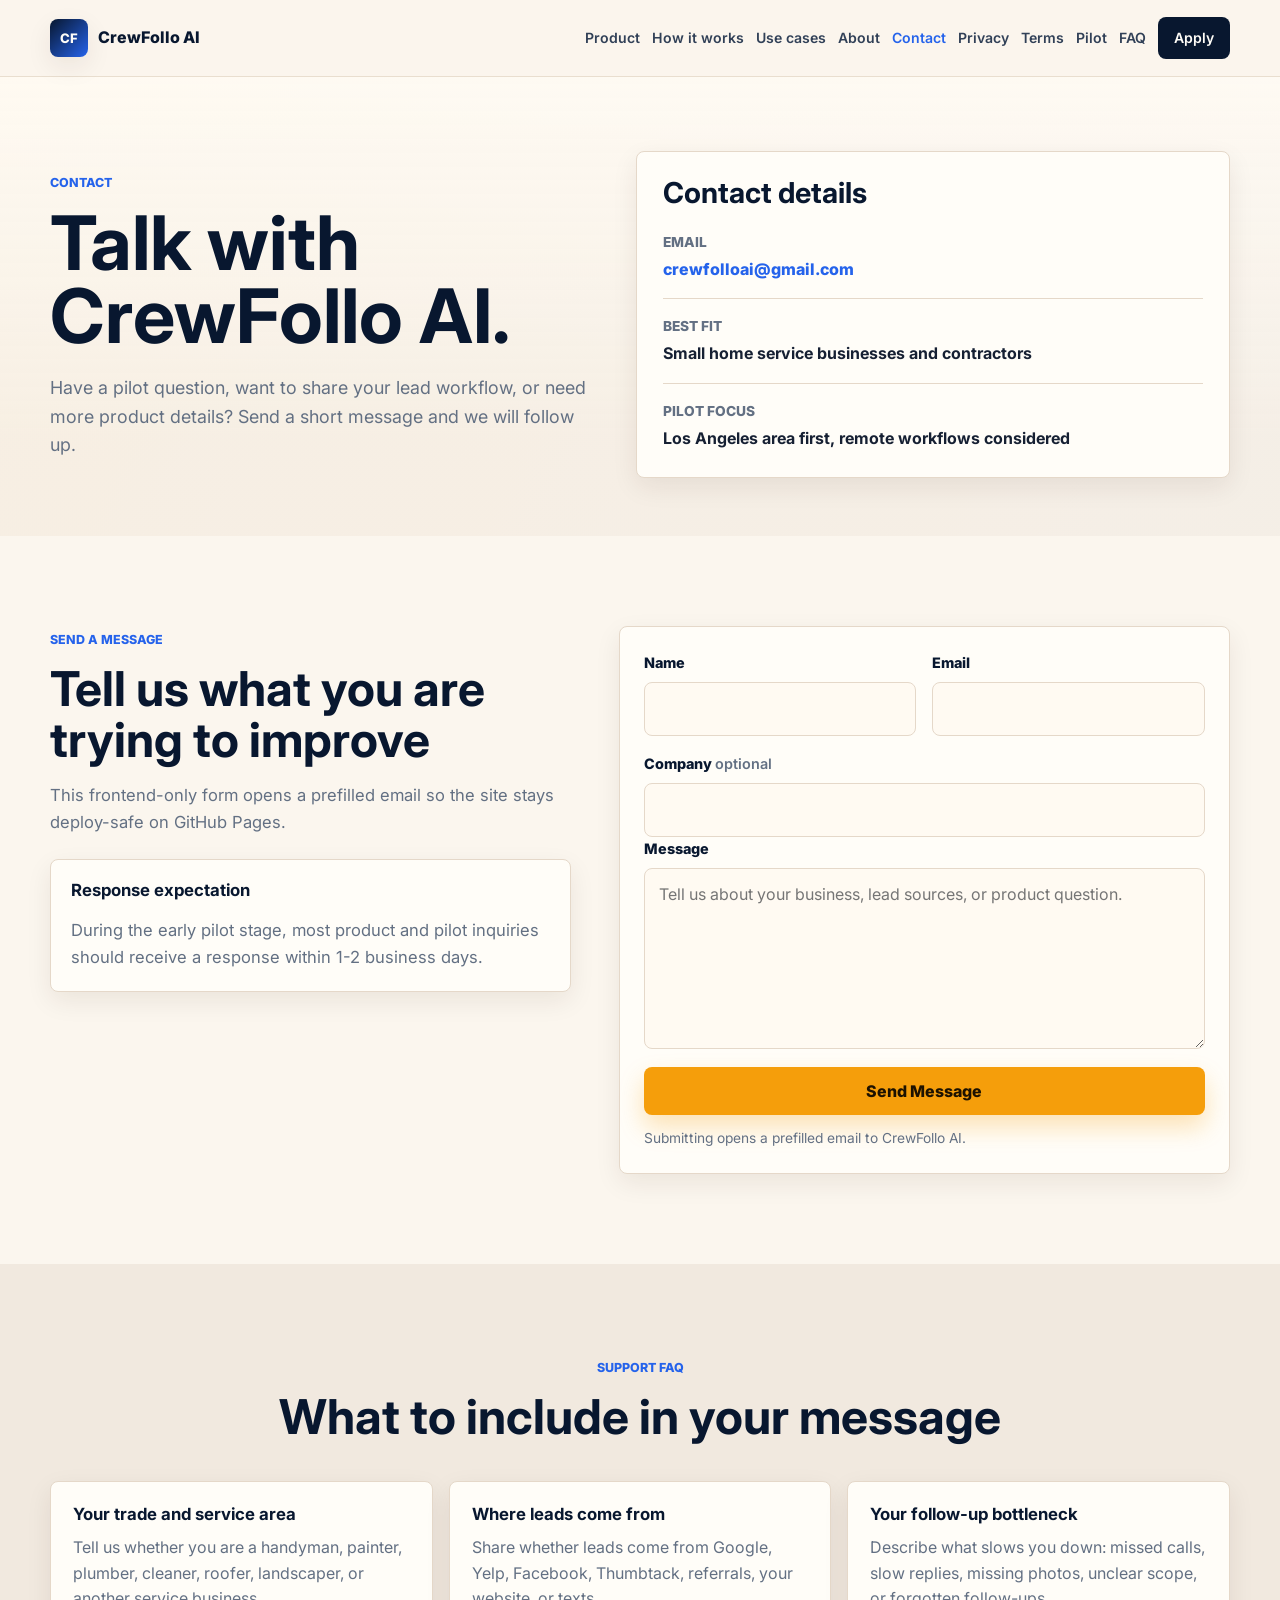
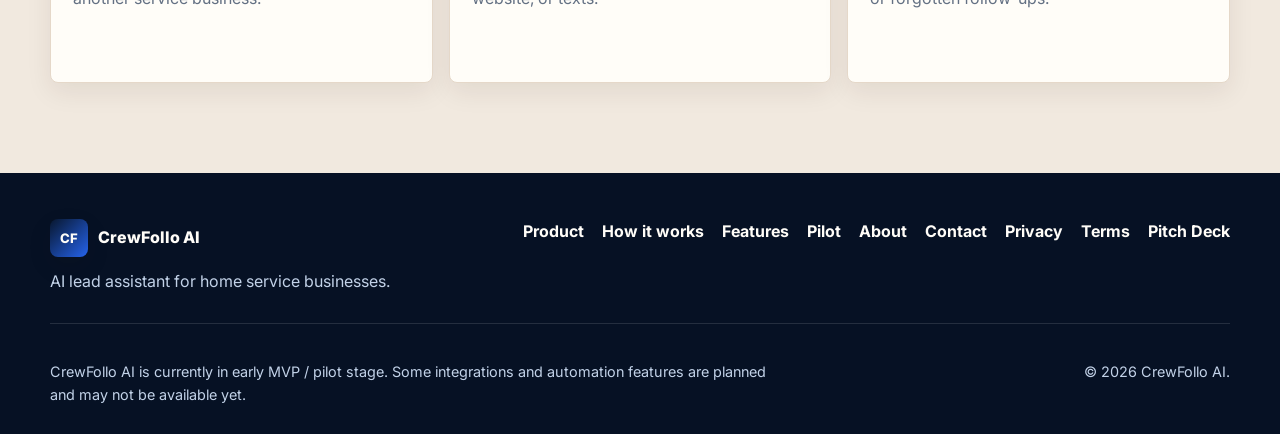
<file: contact.html>
<!doctype html>
<html lang="en">
  <head>
    <meta charset="utf-8">
    <meta name="viewport" content="width=device-width, initial-scale=1">
    <title>Contact CrewFollo AI - Early Pilot and Product Questions</title>
    <meta name="description" content="Contact CrewFollo AI for early pilot questions, product demos, partnerships, and support for home service lead follow-up workflows.">
    <meta name="theme-color" content="#08172f">
    <link rel="icon" href="favicon.svg" type="image/svg+xml">
    <link rel="preconnect" href="https://fonts.googleapis.com">
    <link rel="preconnect" href="https://fonts.gstatic.com" crossorigin>
    <link href="https://fonts.googleapis.com/css2?family=Inter:wght@400;500;600;700;800&display=swap" rel="stylesheet">
    <link rel="stylesheet" href="styles.css">
  </head>
  <body>
    <header class="site-header" id="top">
      <nav class="nav" aria-label="Primary navigation">
        <a class="brand" href="index.html#top" aria-label="CrewFollo AI home"><span class="brand-mark">CF</span><span>CrewFollo AI</span></a>
        <button class="nav-toggle" type="button" aria-label="Open navigation" aria-expanded="false" aria-controls="nav-menu"><span></span><span></span><span></span></button>
        <div class="nav-menu" id="nav-menu">
          <a href="demo.html">Product</a><a href="index.html#how-it-works">How it works</a><a href="index.html#use-cases">Use cases</a><a href="about.html">About</a><a class="nav-current" href="contact.html">Contact</a><a href="privacy.html">Privacy</a><a href="terms.html">Terms</a><a href="index.html#pilot">Pilot</a><a href="index.html#faq">FAQ</a><a class="nav-cta" href="index.html#apply">Apply</a>
        </div>
      </nav>
    </header>

    <main>
      <section class="page-hero compact">
        <div class="container page-hero-grid">
          <div>
            <p class="eyebrow">Contact</p>
            <h1><span class="title-line">Talk with</span> <span class="title-line">CrewFollo AI.</span></h1>
            <p class="page-lede">Have a pilot question, want to share your lead workflow, or need more product details? Send a short message and we will follow up.</p>
          </div>
          <div class="contact-details-card">
            <h2>Contact details</h2>
            <ul class="contact-list">
              <li><span>Email</span><a href="mailto:crewfolloai@gmail.com">crewfolloai@gmail.com</a></li>
              <li><span>Best fit</span><strong>Small home service businesses and contractors</strong></li>
              <li><span>Pilot focus</span><strong>Los Angeles area first, remote workflows considered</strong></li>
            </ul>
          </div>
        </div>
      </section>

      <section class="section apply-section">
        <div class="container apply-grid">
          <div class="section-heading">
            <p class="eyebrow">Send a message</p>
            <h2>Tell us what you are trying to improve</h2>
            <p>This frontend-only form opens a prefilled email so the site stays deploy-safe on GitHub Pages.</p>
            <div class="support-card">
              <h3>Response expectation</h3>
              <p>During the early pilot stage, most product and pilot inquiries should receive a response within 1-2 business days.</p>
            </div>
          </div>
          <form class="pilot-form" id="contact-form" action="mailto:crewfolloai@gmail.com" method="post" enctype="text/plain">
            <div class="form-grid">
              <label><span>Name</span><input type="text" name="name" autocomplete="name" required></label>
              <label><span>Email</span><input type="email" name="email" autocomplete="email" required></label>
              <label class="span-2"><span>Company <em>optional</em></span><input type="text" name="company" autocomplete="organization"></label>
            </div>
            <label><span>Message</span><textarea name="message" rows="6" placeholder="Tell us about your business, lead sources, or product question." required></textarea></label>
            <button class="button button-primary button-full" type="submit">Send Message</button>
            <p class="form-note">Submitting opens a prefilled email to CrewFollo AI.</p>
          </form>
        </div>
      </section>

      <section class="section features-section">
        <div class="container">
          <div class="section-heading centered"><p class="eyebrow">Support FAQ</p><h2>What to include in your message</h2></div>
          <div class="feature-grid three">
            <article class="feature-card"><h3>Your trade and service area</h3><p>Tell us whether you are a handyman, painter, plumber, cleaner, roofer, landscaper, or another service business.</p></article>
            <article class="feature-card"><h3>Where leads come from</h3><p>Share whether leads come from Google, Yelp, Facebook, Thumbtack, referrals, your website, or texts.</p></article>
            <article class="feature-card"><h3>Your follow-up bottleneck</h3><p>Describe what slows you down: missed calls, slow replies, missing photos, unclear scope, or forgotten follow-ups.</p></article>
          </div>
        </div>
      </section>
    </main>

    <footer class="footer">
      <div class="container footer-grid">
        <div><a class="brand footer-brand" href="index.html#top" aria-label="CrewFollo AI home"><span class="brand-mark">CF</span><span>CrewFollo AI</span></a><p>AI lead assistant for home service businesses.</p></div>
        <div class="footer-links" aria-label="Footer navigation"><a href="demo.html">Product</a><a href="index.html#how-it-works">How it works</a><a href="index.html#features">Features</a><a href="index.html#pilot">Pilot</a><a href="about.html">About</a><a href="contact.html">Contact</a><a href="privacy.html">Privacy</a><a href="terms.html">Terms</a><a href="assets/pitch-deck.pdf" download>Pitch Deck</a></div>
      </div>
      <div class="container footer-bottom"><p>CrewFollo AI is currently in early MVP / pilot stage. Some integrations and automation features are planned and may not be available yet.</p><p>&copy; 2026 CrewFollo AI.</p></div>
    </footer>

    <script src="script.js"></script>
  </body>
</html>
</file>
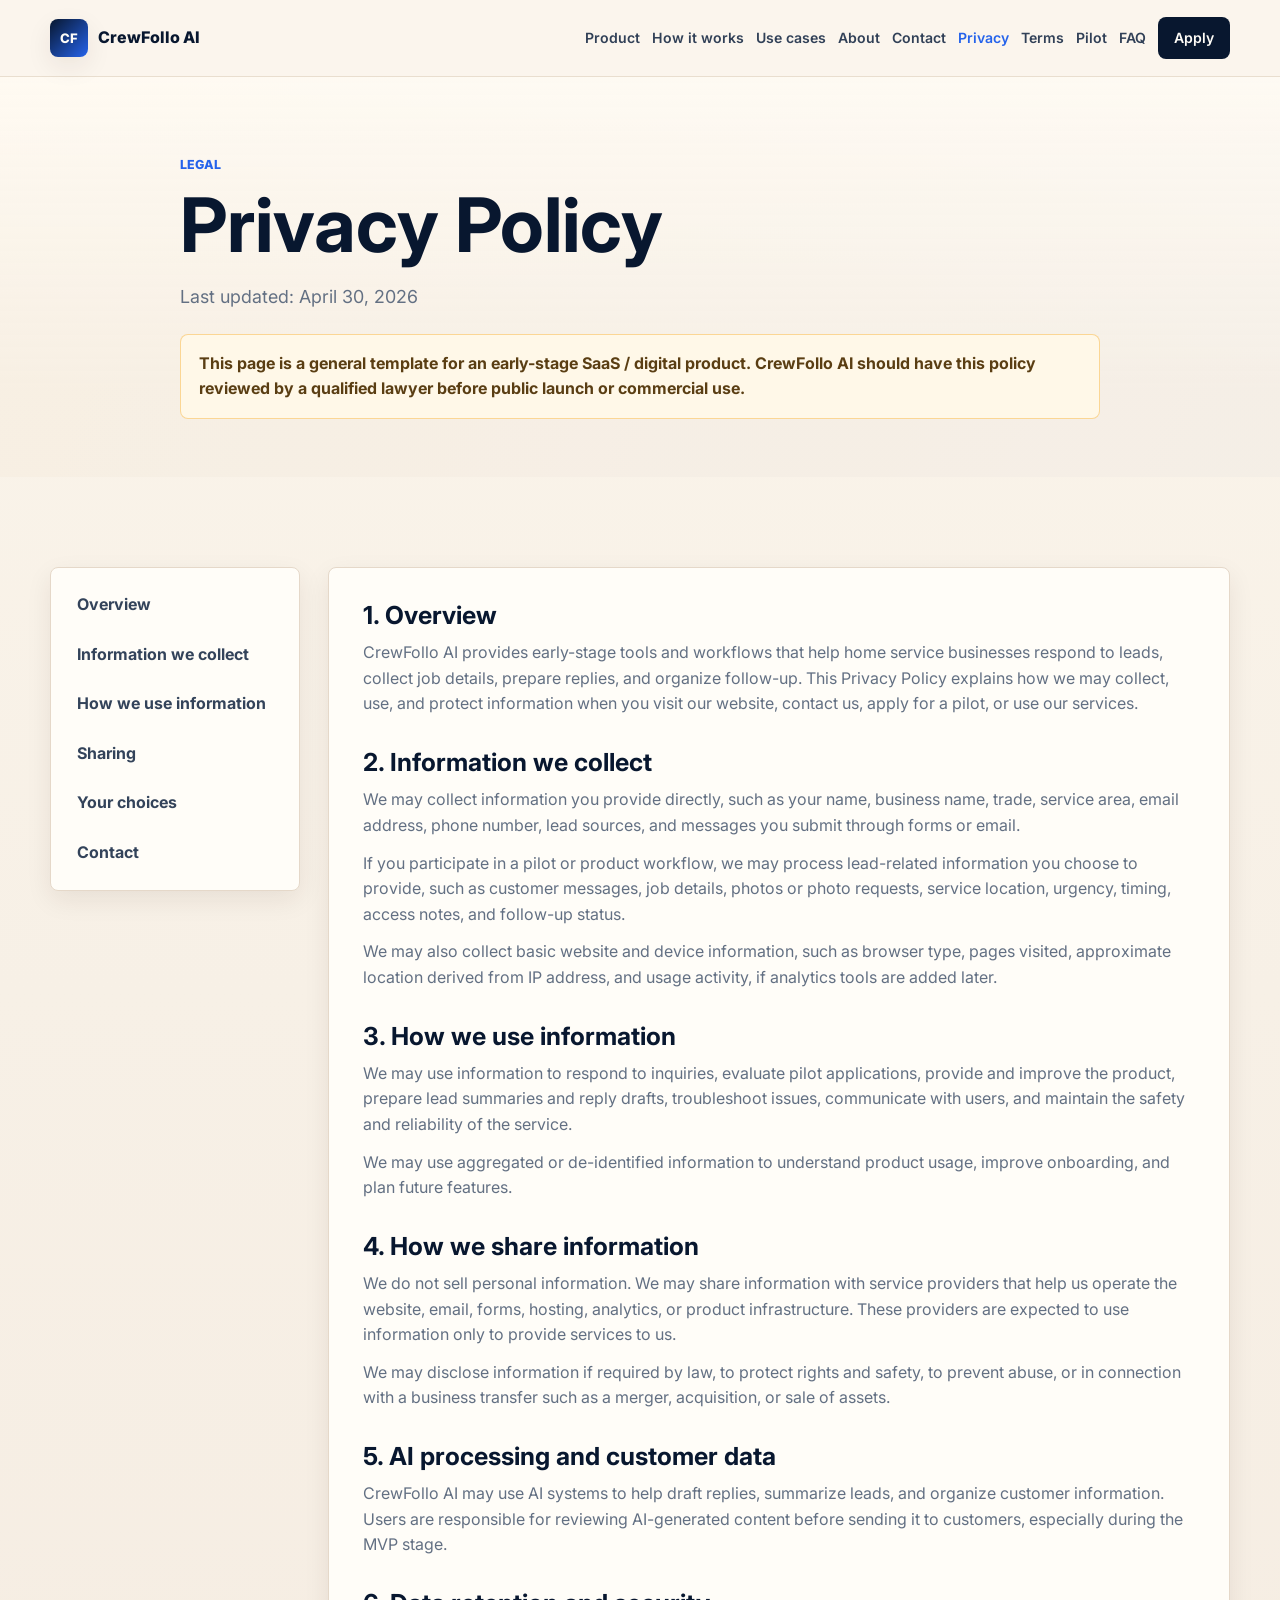
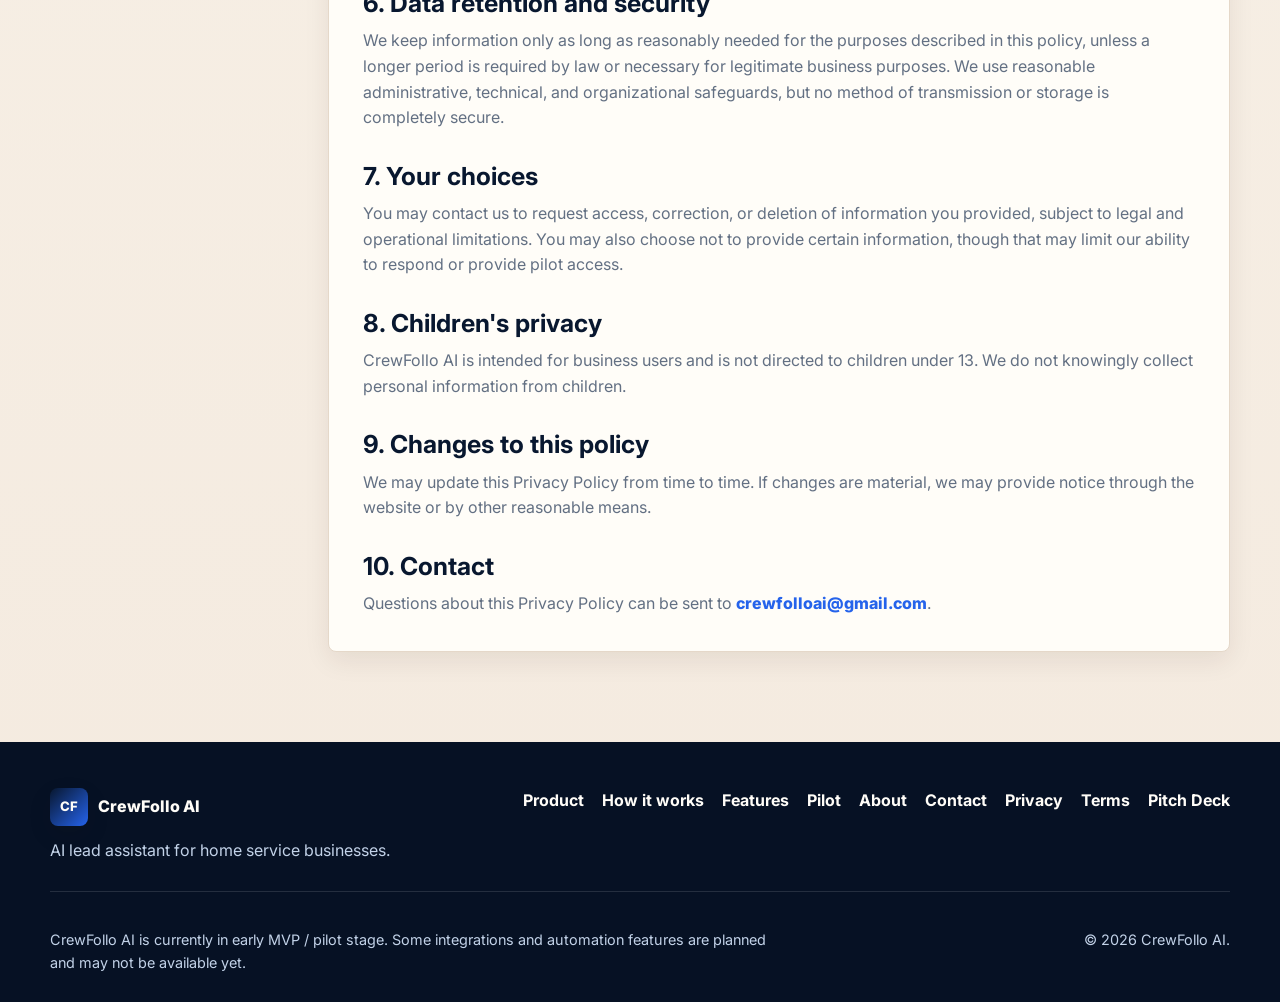
<file: privacy.html>
<!doctype html>
<html lang="en">
  <head>
    <meta charset="utf-8">
    <meta name="viewport" content="width=device-width, initial-scale=1">
    <title>Privacy Policy - CrewFollo AI</title>
    <meta name="description" content="Privacy Policy for CrewFollo AI, an early-stage AI lead assistant for home service businesses.">
    <meta name="theme-color" content="#08172f">
    <link rel="icon" href="favicon.svg" type="image/svg+xml">
    <link rel="preconnect" href="https://fonts.googleapis.com">
    <link rel="preconnect" href="https://fonts.gstatic.com" crossorigin>
    <link href="https://fonts.googleapis.com/css2?family=Inter:wght@400;500;600;700;800&display=swap" rel="stylesheet">
    <link rel="stylesheet" href="styles.css">
  </head>
  <body>
    <header class="site-header" id="top">
      <nav class="nav" aria-label="Primary navigation">
        <a class="brand" href="index.html#top" aria-label="CrewFollo AI home"><span class="brand-mark">CF</span><span>CrewFollo AI</span></a>
        <button class="nav-toggle" type="button" aria-label="Open navigation" aria-expanded="false" aria-controls="nav-menu"><span></span><span></span><span></span></button>
        <div class="nav-menu" id="nav-menu">
          <a href="demo.html">Product</a><a href="index.html#how-it-works">How it works</a><a href="index.html#use-cases">Use cases</a><a href="about.html">About</a><a href="contact.html">Contact</a><a class="nav-current" href="privacy.html">Privacy</a><a href="terms.html">Terms</a><a href="index.html#pilot">Pilot</a><a href="index.html#faq">FAQ</a><a class="nav-cta" href="index.html#apply">Apply</a>
        </div>
      </nav>
    </header>

    <main>
      <section class="page-hero compact">
        <div class="container legal-hero">
          <p class="eyebrow">Legal</p>
          <h1>Privacy Policy</h1>
          <p class="page-lede">Last updated: April 30, 2026</p>
          <p class="legal-note">This page is a general template for an early-stage SaaS / digital product. CrewFollo AI should have this policy reviewed by a qualified lawyer before public launch or commercial use.</p>
        </div>
      </section>

      <section class="section">
        <div class="container legal-layout">
          <aside class="legal-sidebar"><a href="#privacy-overview">Overview</a><a href="#privacy-information">Information we collect</a><a href="#privacy-use">How we use information</a><a href="#privacy-sharing">Sharing</a><a href="#privacy-rights">Your choices</a><a href="#privacy-contact">Contact</a></aside>
          <article class="legal-content">
            <h2 id="privacy-overview">1. Overview</h2>
            <p>CrewFollo AI provides early-stage tools and workflows that help home service businesses respond to leads, collect job details, prepare replies, and organize follow-up. This Privacy Policy explains how we may collect, use, and protect information when you visit our website, contact us, apply for a pilot, or use our services.</p>

            <h2 id="privacy-information">2. Information we collect</h2>
            <p>We may collect information you provide directly, such as your name, business name, trade, service area, email address, phone number, lead sources, and messages you submit through forms or email.</p>
            <p>If you participate in a pilot or product workflow, we may process lead-related information you choose to provide, such as customer messages, job details, photos or photo requests, service location, urgency, timing, access notes, and follow-up status.</p>
            <p>We may also collect basic website and device information, such as browser type, pages visited, approximate location derived from IP address, and usage activity, if analytics tools are added later.</p>

            <h2 id="privacy-use">3. How we use information</h2>
            <p>We may use information to respond to inquiries, evaluate pilot applications, provide and improve the product, prepare lead summaries and reply drafts, troubleshoot issues, communicate with users, and maintain the safety and reliability of the service.</p>
            <p>We may use aggregated or de-identified information to understand product usage, improve onboarding, and plan future features.</p>

            <h2 id="privacy-sharing">4. How we share information</h2>
            <p>We do not sell personal information. We may share information with service providers that help us operate the website, email, forms, hosting, analytics, or product infrastructure. These providers are expected to use information only to provide services to us.</p>
            <p>We may disclose information if required by law, to protect rights and safety, to prevent abuse, or in connection with a business transfer such as a merger, acquisition, or sale of assets.</p>

            <h2>5. AI processing and customer data</h2>
            <p>CrewFollo AI may use AI systems to help draft replies, summarize leads, and organize customer information. Users are responsible for reviewing AI-generated content before sending it to customers, especially during the MVP stage.</p>

            <h2>6. Data retention and security</h2>
            <p>We keep information only as long as reasonably needed for the purposes described in this policy, unless a longer period is required by law or necessary for legitimate business purposes. We use reasonable administrative, technical, and organizational safeguards, but no method of transmission or storage is completely secure.</p>

            <h2 id="privacy-rights">7. Your choices</h2>
            <p>You may contact us to request access, correction, or deletion of information you provided, subject to legal and operational limitations. You may also choose not to provide certain information, though that may limit our ability to respond or provide pilot access.</p>

            <h2>8. Children's privacy</h2>
            <p>CrewFollo AI is intended for business users and is not directed to children under 13. We do not knowingly collect personal information from children.</p>

            <h2>9. Changes to this policy</h2>
            <p>We may update this Privacy Policy from time to time. If changes are material, we may provide notice through the website or by other reasonable means.</p>

            <h2 id="privacy-contact">10. Contact</h2>
            <p>Questions about this Privacy Policy can be sent to <a href="mailto:crewfolloai@gmail.com">crewfolloai@gmail.com</a>.</p>
          </article>
        </div>
      </section>
    </main>

    <footer class="footer">
      <div class="container footer-grid"><div><a class="brand footer-brand" href="index.html#top" aria-label="CrewFollo AI home"><span class="brand-mark">CF</span><span>CrewFollo AI</span></a><p>AI lead assistant for home service businesses.</p></div><div class="footer-links" aria-label="Footer navigation"><a href="demo.html">Product</a><a href="index.html#how-it-works">How it works</a><a href="index.html#features">Features</a><a href="index.html#pilot">Pilot</a><a href="about.html">About</a><a href="contact.html">Contact</a><a href="privacy.html">Privacy</a><a href="terms.html">Terms</a><a href="assets/pitch-deck.pdf" download>Pitch Deck</a></div></div>
      <div class="container footer-bottom"><p>CrewFollo AI is currently in early MVP / pilot stage. Some integrations and automation features are planned and may not be available yet.</p><p>&copy; 2026 CrewFollo AI.</p></div>
    </footer>
    <script src="script.js"></script>
  </body>
</html>
</file>
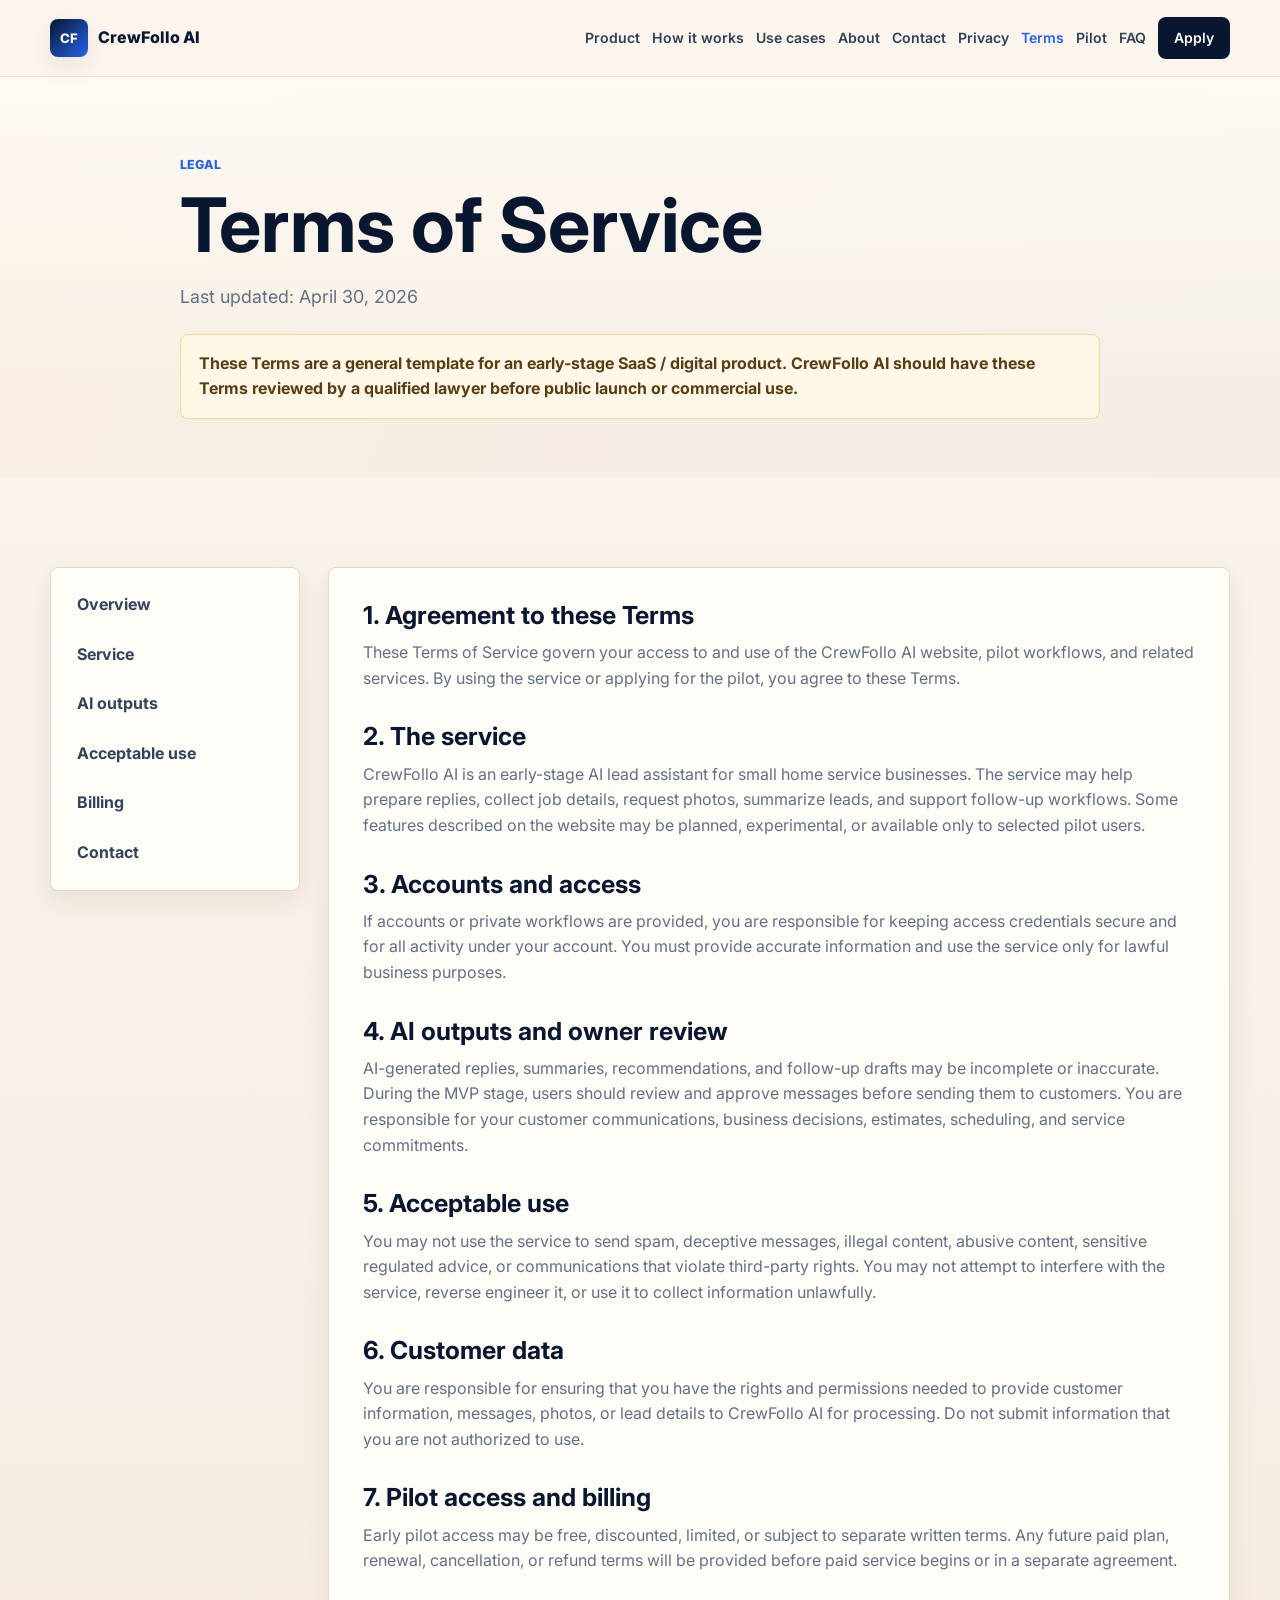
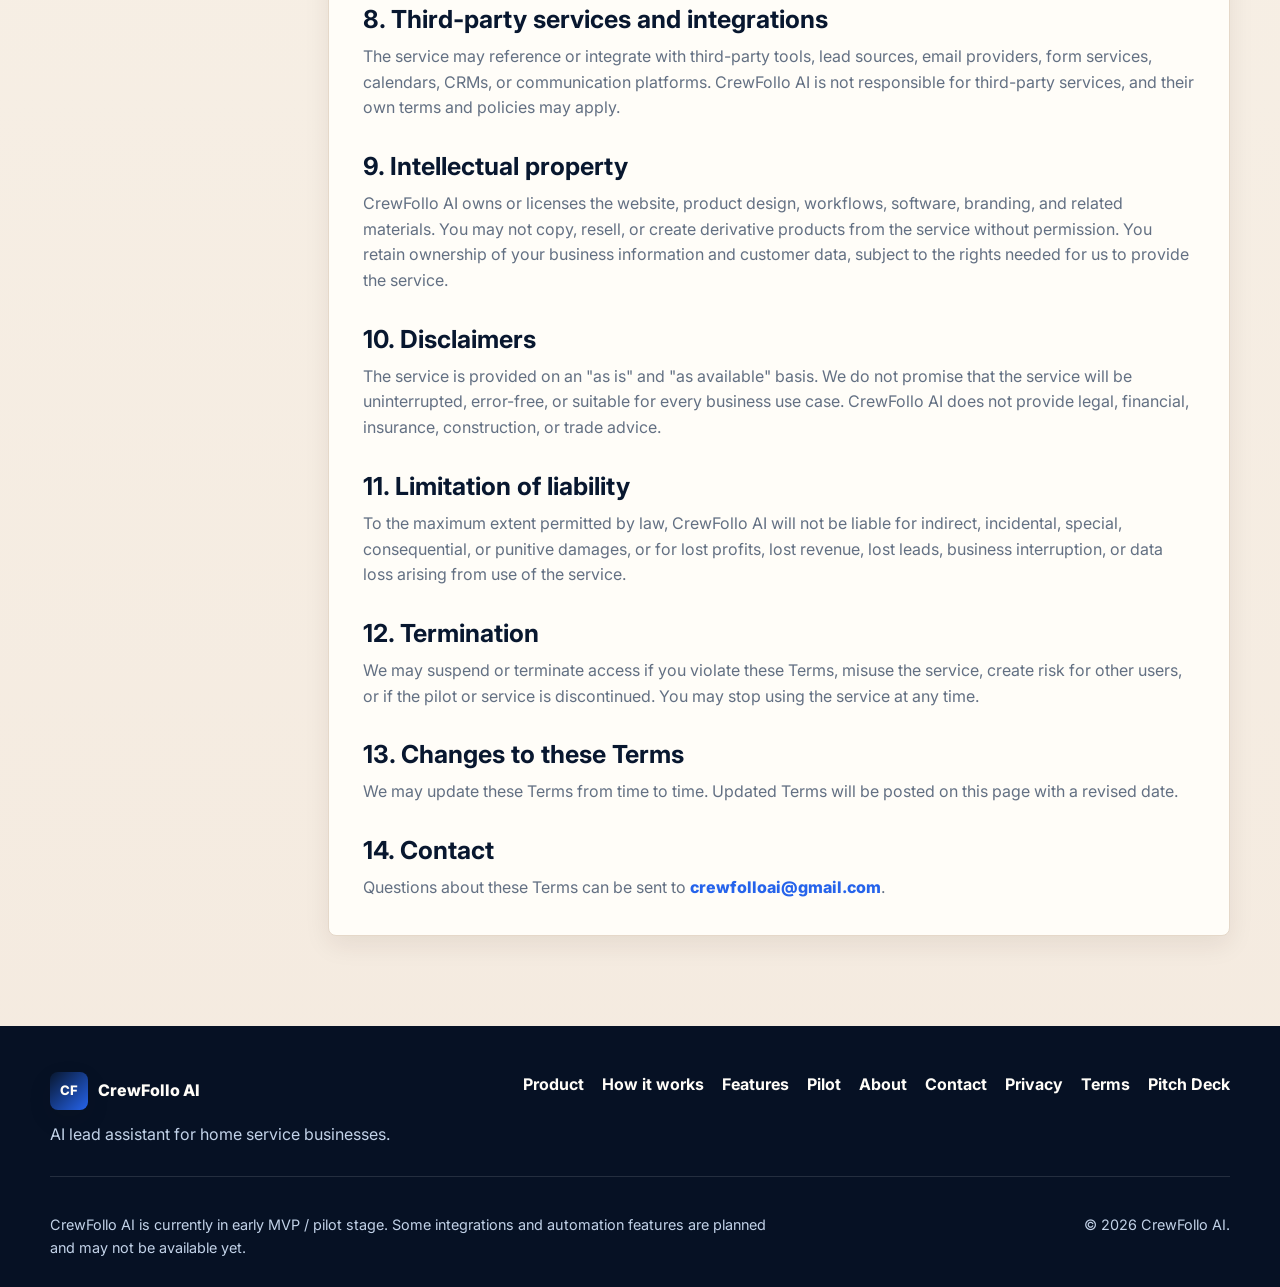
<file: terms.html>
<!doctype html>
<html lang="en">
  <head>
    <meta charset="utf-8">
    <meta name="viewport" content="width=device-width, initial-scale=1">
    <title>Terms of Service - CrewFollo AI</title>
    <meta name="description" content="Terms of Service for CrewFollo AI, an early-stage AI lead assistant for home service businesses.">
    <meta name="theme-color" content="#08172f">
    <link rel="icon" href="favicon.svg" type="image/svg+xml">
    <link rel="preconnect" href="https://fonts.googleapis.com">
    <link rel="preconnect" href="https://fonts.gstatic.com" crossorigin>
    <link href="https://fonts.googleapis.com/css2?family=Inter:wght@400;500;600;700;800&display=swap" rel="stylesheet">
    <link rel="stylesheet" href="styles.css">
  </head>
  <body>
    <header class="site-header" id="top">
      <nav class="nav" aria-label="Primary navigation">
        <a class="brand" href="index.html#top" aria-label="CrewFollo AI home"><span class="brand-mark">CF</span><span>CrewFollo AI</span></a>
        <button class="nav-toggle" type="button" aria-label="Open navigation" aria-expanded="false" aria-controls="nav-menu"><span></span><span></span><span></span></button>
        <div class="nav-menu" id="nav-menu"><a href="demo.html">Product</a><a href="index.html#how-it-works">How it works</a><a href="index.html#use-cases">Use cases</a><a href="about.html">About</a><a href="contact.html">Contact</a><a href="privacy.html">Privacy</a><a class="nav-current" href="terms.html">Terms</a><a href="index.html#pilot">Pilot</a><a href="index.html#faq">FAQ</a><a class="nav-cta" href="index.html#apply">Apply</a></div>
      </nav>
    </header>

    <main>
      <section class="page-hero compact">
        <div class="container legal-hero">
          <p class="eyebrow">Legal</p>
          <h1>Terms of Service</h1>
          <p class="page-lede">Last updated: April 30, 2026</p>
          <p class="legal-note">These Terms are a general template for an early-stage SaaS / digital product. CrewFollo AI should have these Terms reviewed by a qualified lawyer before public launch or commercial use.</p>
        </div>
      </section>

      <section class="section">
        <div class="container legal-layout">
          <aside class="legal-sidebar"><a href="#terms-overview">Overview</a><a href="#terms-service">Service</a><a href="#terms-ai">AI outputs</a><a href="#terms-use">Acceptable use</a><a href="#terms-billing">Billing</a><a href="#terms-contact">Contact</a></aside>
          <article class="legal-content">
            <h2 id="terms-overview">1. Agreement to these Terms</h2>
            <p>These Terms of Service govern your access to and use of the CrewFollo AI website, pilot workflows, and related services. By using the service or applying for the pilot, you agree to these Terms.</p>

            <h2 id="terms-service">2. The service</h2>
            <p>CrewFollo AI is an early-stage AI lead assistant for small home service businesses. The service may help prepare replies, collect job details, request photos, summarize leads, and support follow-up workflows. Some features described on the website may be planned, experimental, or available only to selected pilot users.</p>

            <h2>3. Accounts and access</h2>
            <p>If accounts or private workflows are provided, you are responsible for keeping access credentials secure and for all activity under your account. You must provide accurate information and use the service only for lawful business purposes.</p>

            <h2 id="terms-ai">4. AI outputs and owner review</h2>
            <p>AI-generated replies, summaries, recommendations, and follow-up drafts may be incomplete or inaccurate. During the MVP stage, users should review and approve messages before sending them to customers. You are responsible for your customer communications, business decisions, estimates, scheduling, and service commitments.</p>

            <h2 id="terms-use">5. Acceptable use</h2>
            <p>You may not use the service to send spam, deceptive messages, illegal content, abusive content, sensitive regulated advice, or communications that violate third-party rights. You may not attempt to interfere with the service, reverse engineer it, or use it to collect information unlawfully.</p>

            <h2>6. Customer data</h2>
            <p>You are responsible for ensuring that you have the rights and permissions needed to provide customer information, messages, photos, or lead details to CrewFollo AI for processing. Do not submit information that you are not authorized to use.</p>

            <h2 id="terms-billing">7. Pilot access and billing</h2>
            <p>Early pilot access may be free, discounted, limited, or subject to separate written terms. Any future paid plan, renewal, cancellation, or refund terms will be provided before paid service begins or in a separate agreement.</p>

            <h2>8. Third-party services and integrations</h2>
            <p>The service may reference or integrate with third-party tools, lead sources, email providers, form services, calendars, CRMs, or communication platforms. CrewFollo AI is not responsible for third-party services, and their own terms and policies may apply.</p>

            <h2>9. Intellectual property</h2>
            <p>CrewFollo AI owns or licenses the website, product design, workflows, software, branding, and related materials. You may not copy, resell, or create derivative products from the service without permission. You retain ownership of your business information and customer data, subject to the rights needed for us to provide the service.</p>

            <h2>10. Disclaimers</h2>
            <p>The service is provided on an "as is" and "as available" basis. We do not promise that the service will be uninterrupted, error-free, or suitable for every business use case. CrewFollo AI does not provide legal, financial, insurance, construction, or trade advice.</p>

            <h2>11. Limitation of liability</h2>
            <p>To the maximum extent permitted by law, CrewFollo AI will not be liable for indirect, incidental, special, consequential, or punitive damages, or for lost profits, lost revenue, lost leads, business interruption, or data loss arising from use of the service.</p>

            <h2>12. Termination</h2>
            <p>We may suspend or terminate access if you violate these Terms, misuse the service, create risk for other users, or if the pilot or service is discontinued. You may stop using the service at any time.</p>

            <h2>13. Changes to these Terms</h2>
            <p>We may update these Terms from time to time. Updated Terms will be posted on this page with a revised date.</p>

            <h2 id="terms-contact">14. Contact</h2>
            <p>Questions about these Terms can be sent to <a href="mailto:crewfolloai@gmail.com">crewfolloai@gmail.com</a>.</p>
          </article>
        </div>
      </section>
    </main>

    <footer class="footer">
      <div class="container footer-grid"><div><a class="brand footer-brand" href="index.html#top" aria-label="CrewFollo AI home"><span class="brand-mark">CF</span><span>CrewFollo AI</span></a><p>AI lead assistant for home service businesses.</p></div><div class="footer-links" aria-label="Footer navigation"><a href="demo.html">Product</a><a href="index.html#how-it-works">How it works</a><a href="index.html#features">Features</a><a href="index.html#pilot">Pilot</a><a href="about.html">About</a><a href="contact.html">Contact</a><a href="privacy.html">Privacy</a><a href="terms.html">Terms</a><a href="assets/pitch-deck.pdf" download>Pitch Deck</a></div></div>
      <div class="container footer-bottom"><p>CrewFollo AI is currently in early MVP / pilot stage. Some integrations and automation features are planned and may not be available yet.</p><p>&copy; 2026 CrewFollo AI.</p></div>
    </footer>
    <script src="script.js"></script>
  </body>
</html>
</file>
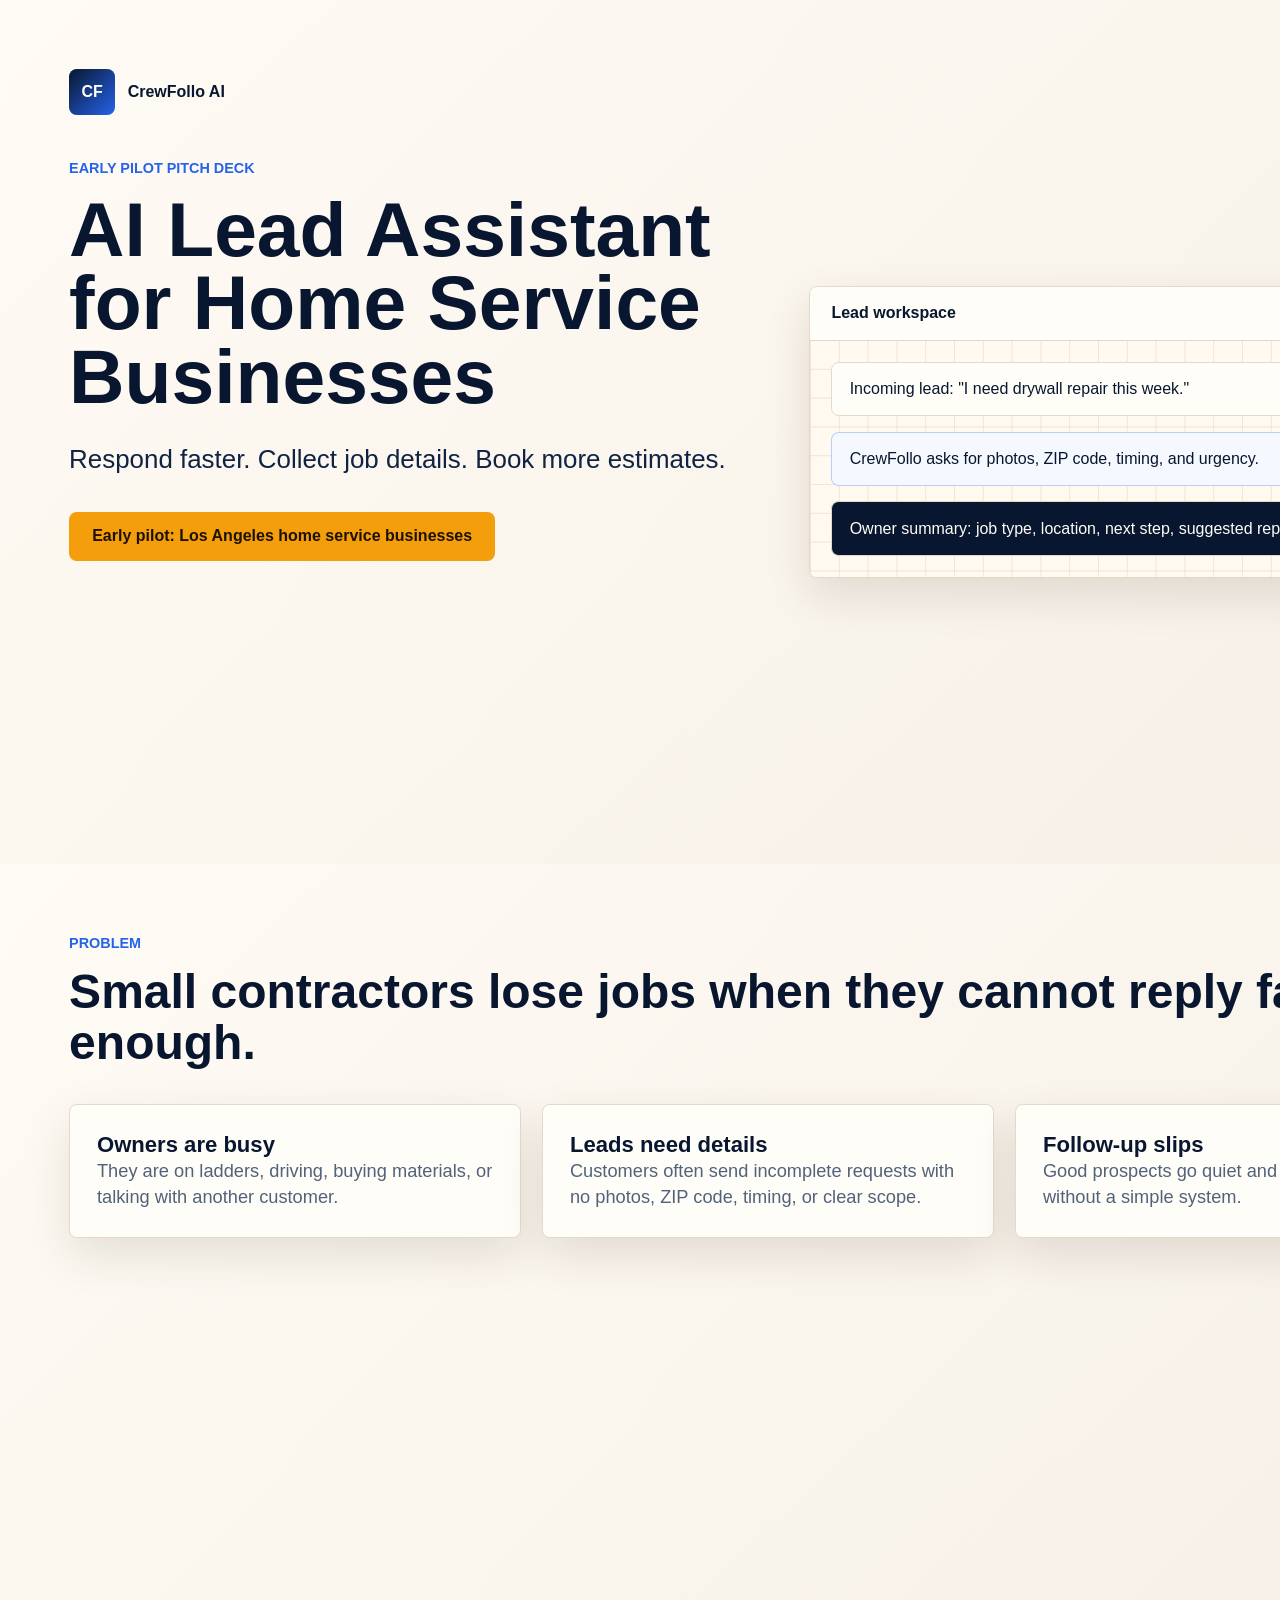
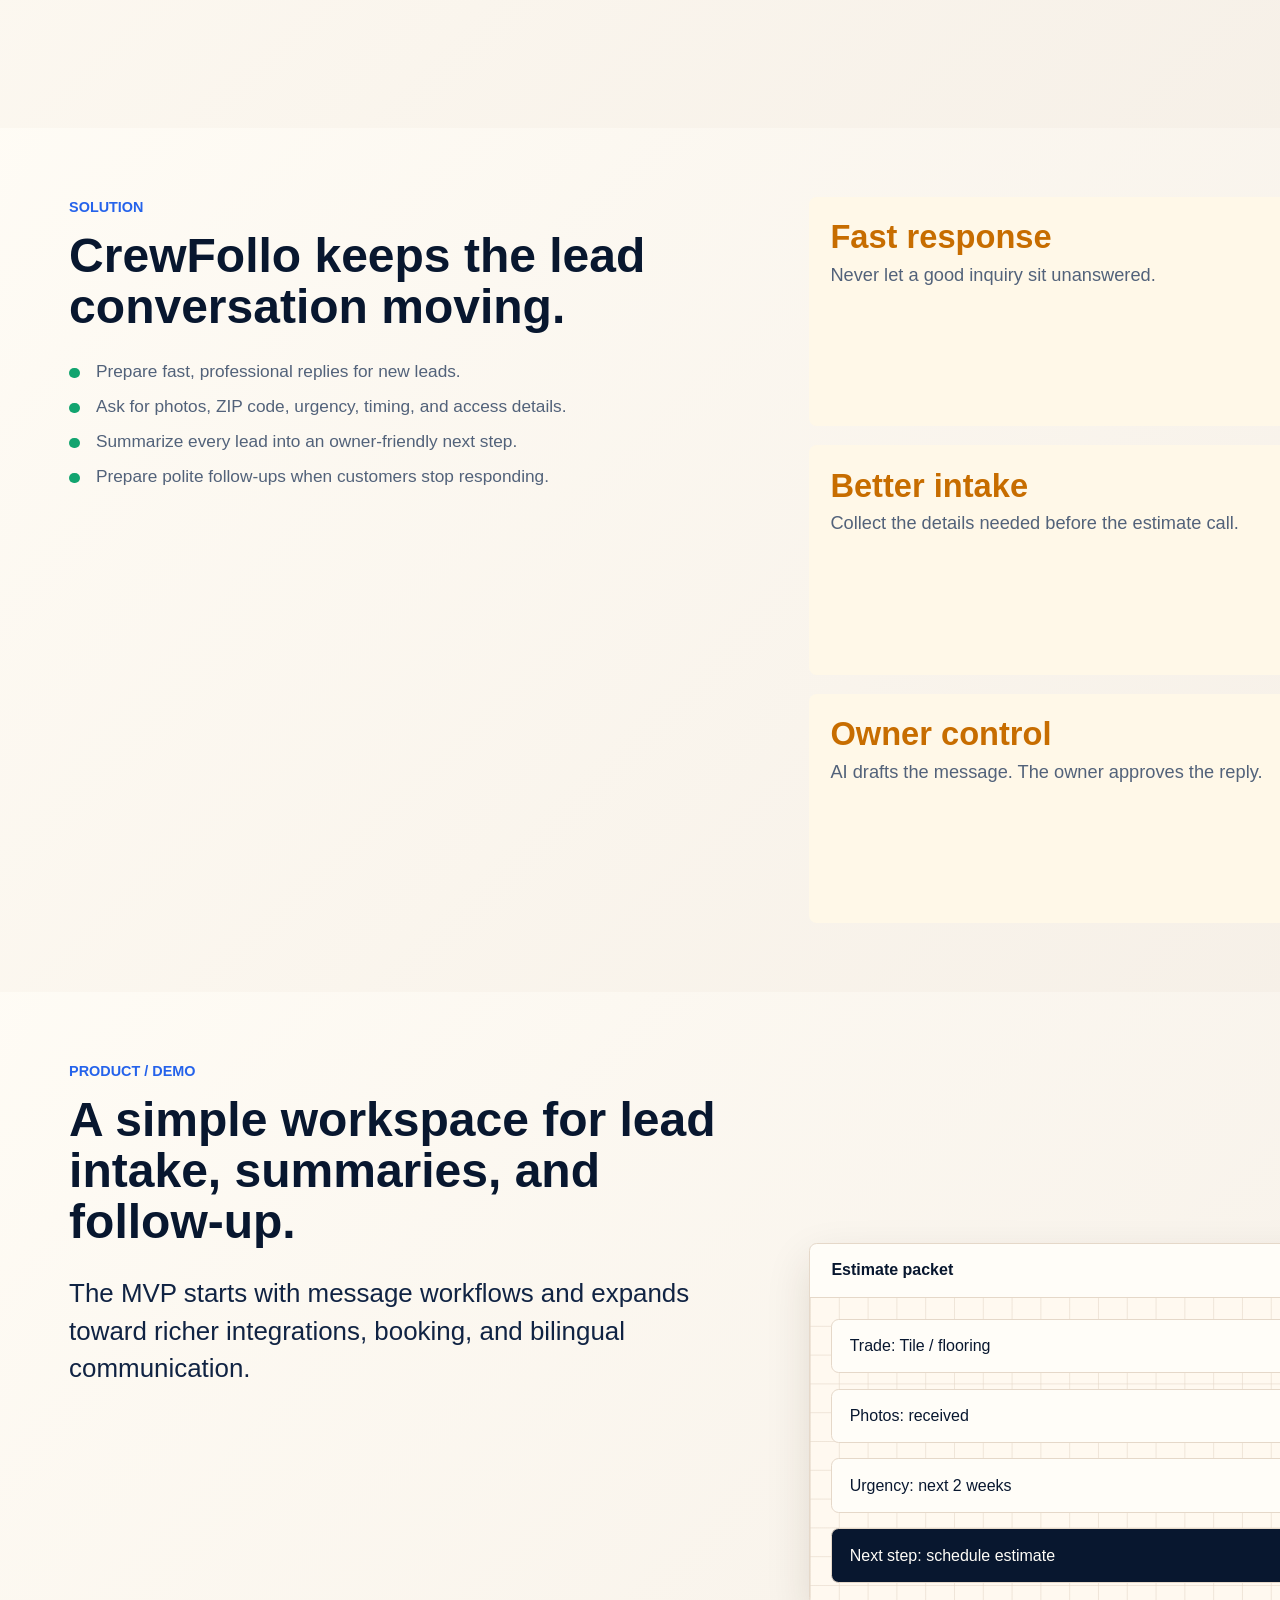
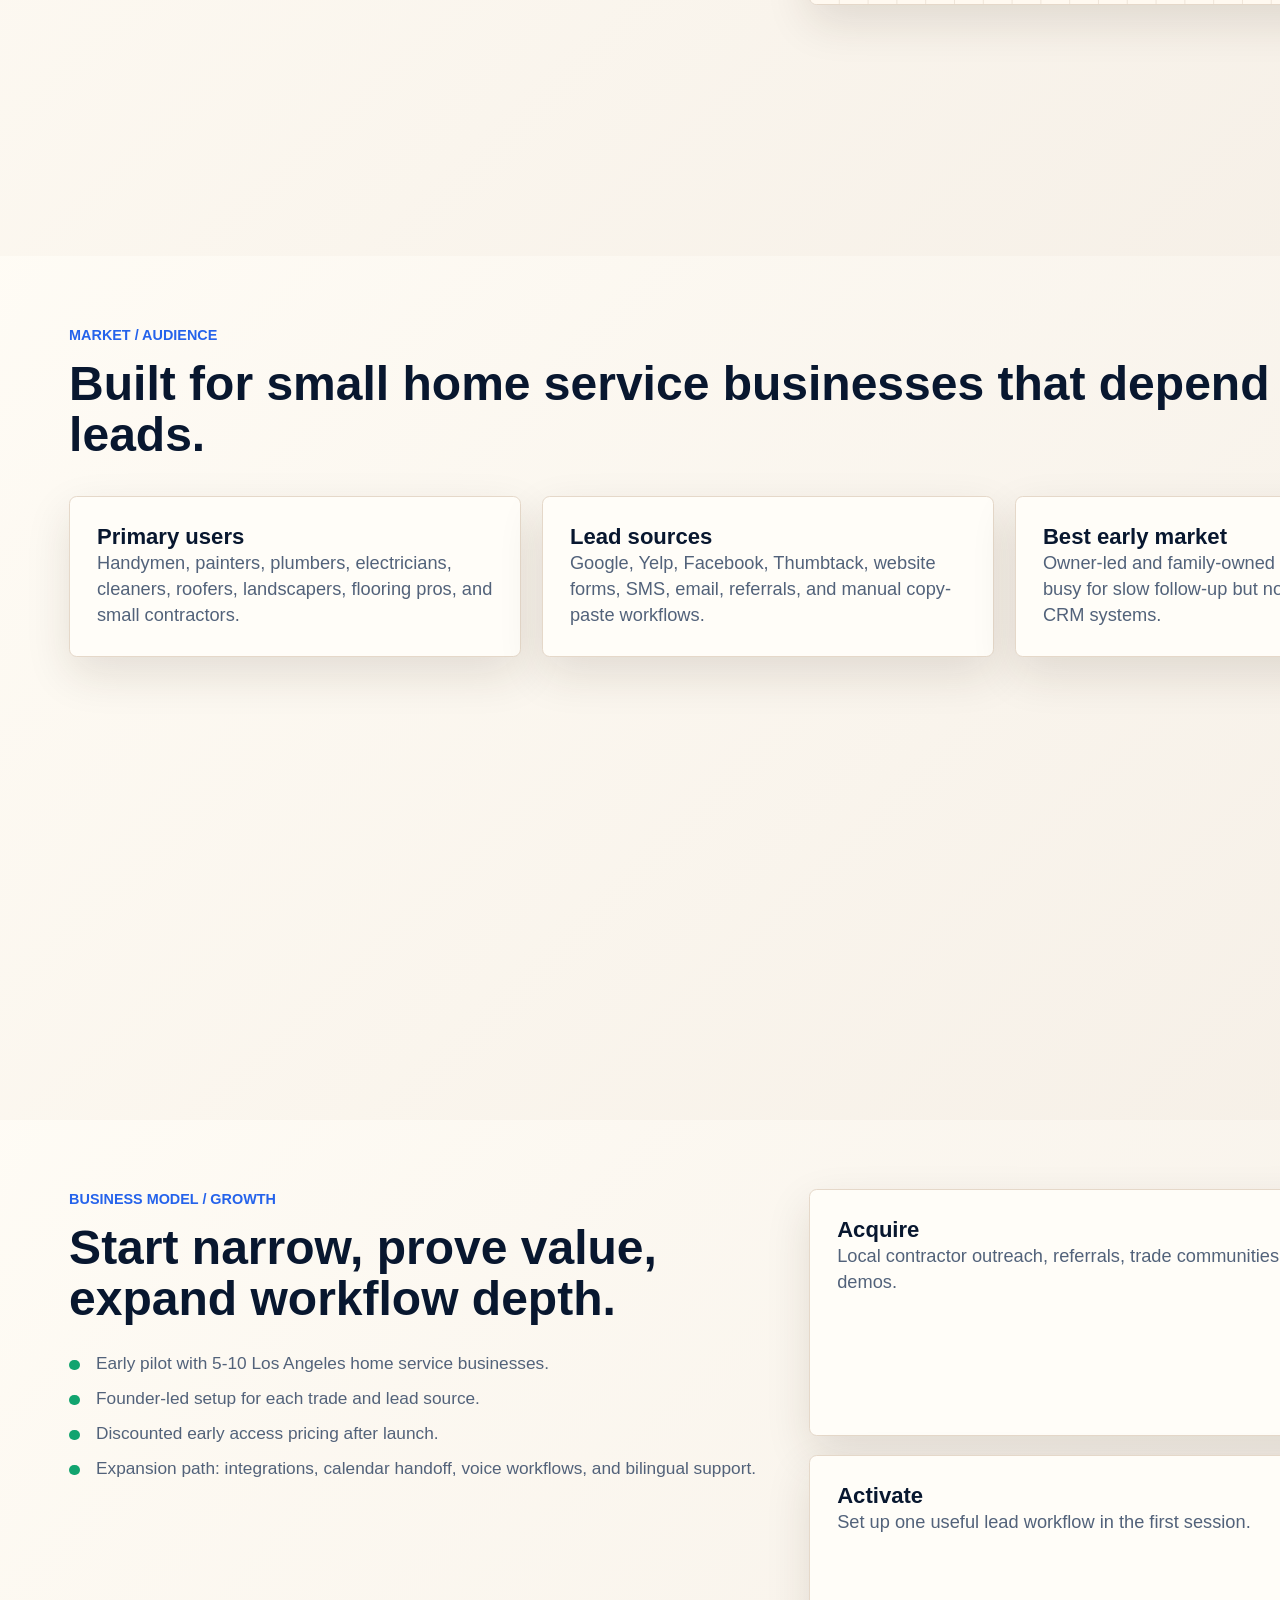
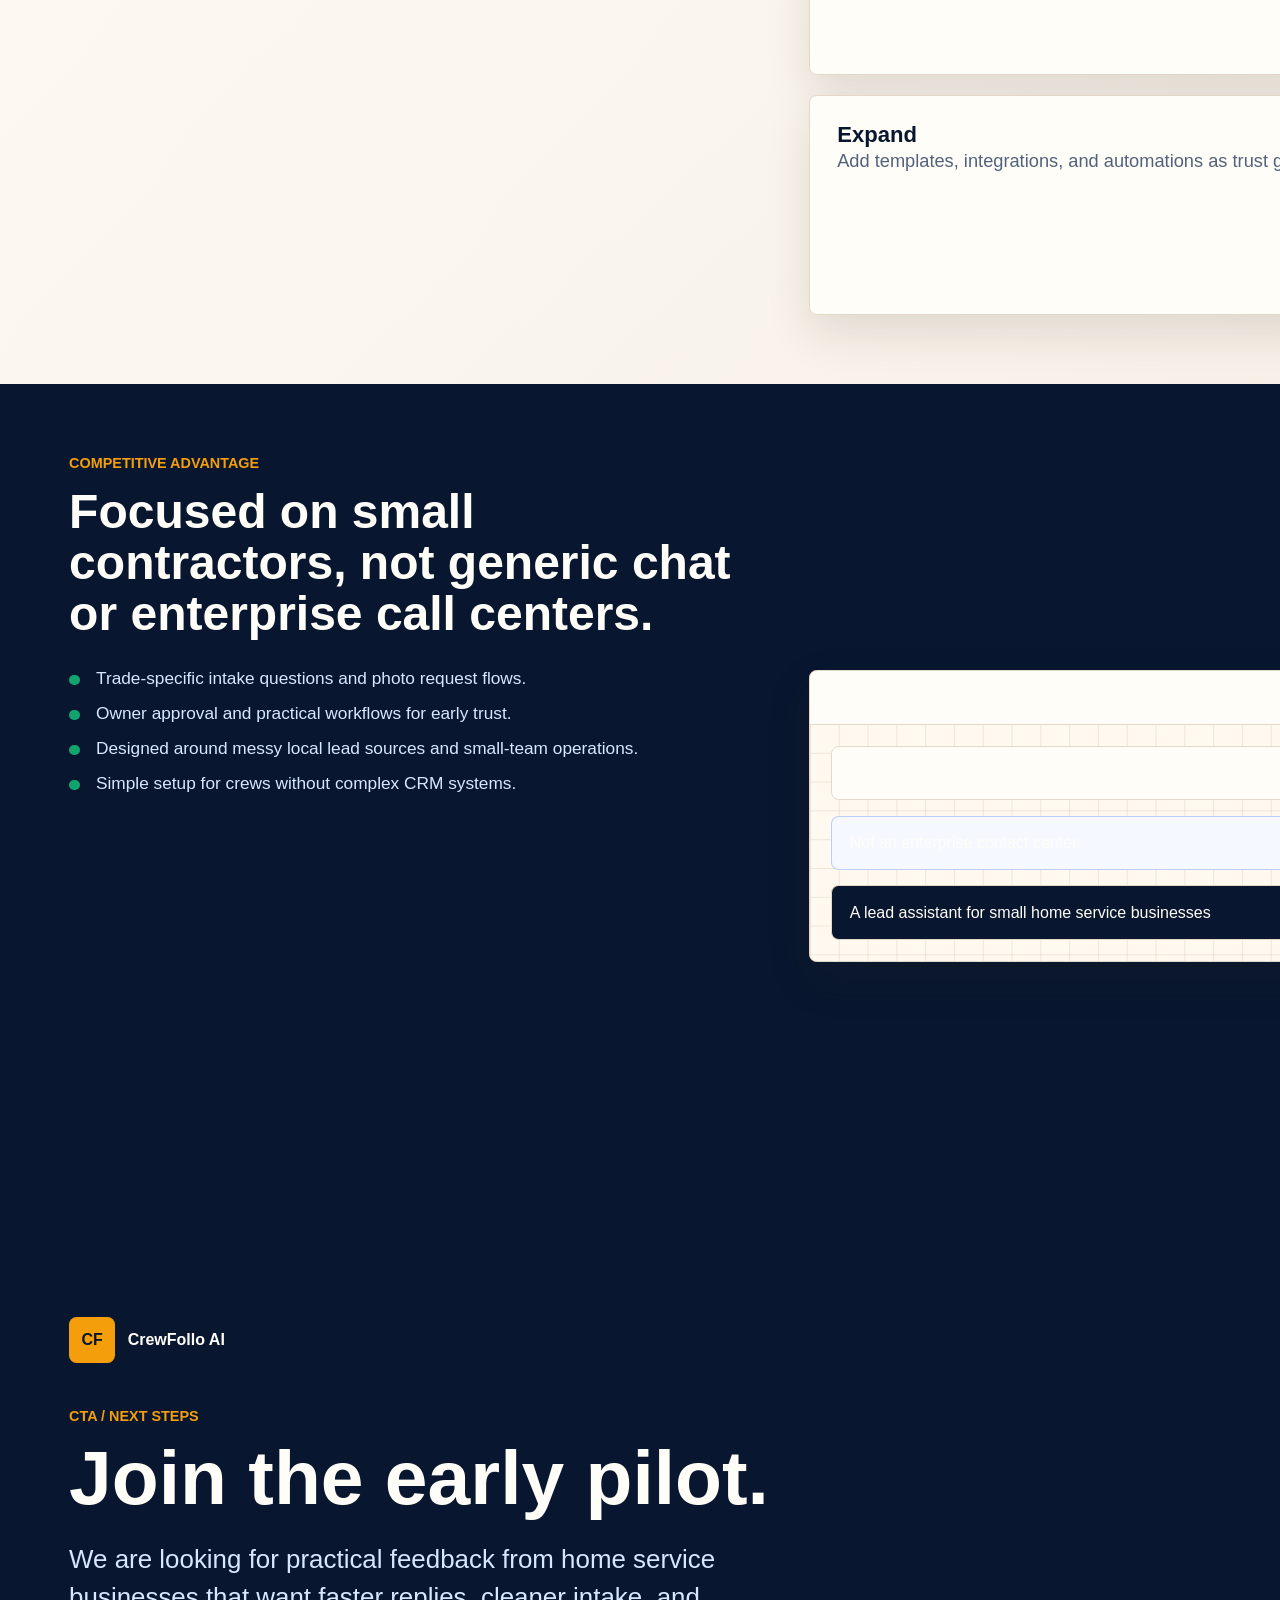
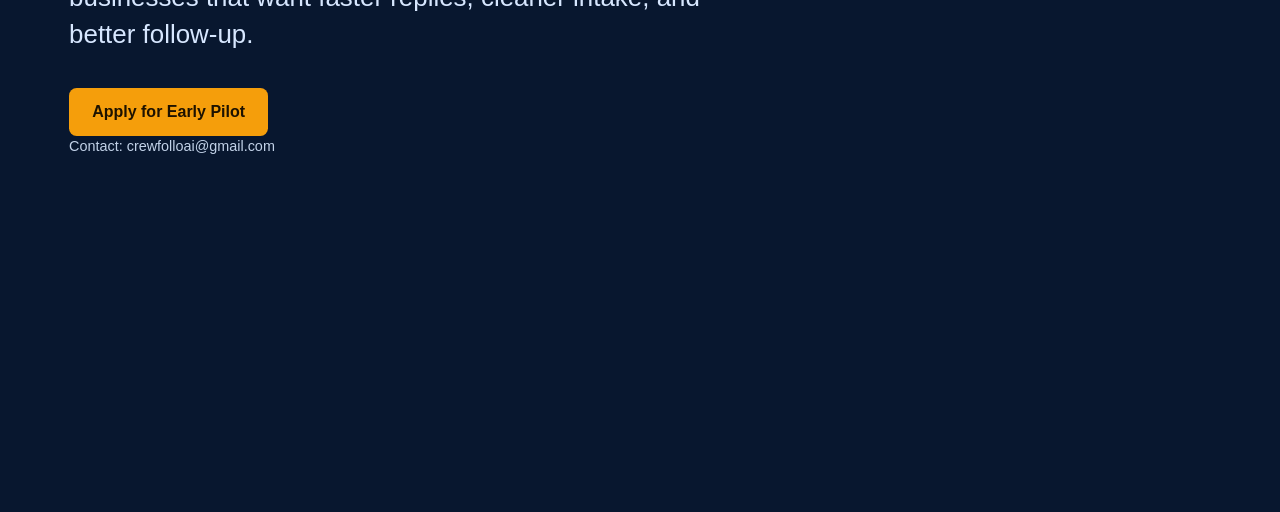
<file: assets/pitch-deck.html>
<!doctype html>
<html lang="en">
  <head>
    <meta charset="utf-8">
    <title>CrewFollo AI Pitch Deck</title>
    <style>
      @page {
        size: 16in 9in;
        margin: 0;
      }

      * {
        box-sizing: border-box;
      }

      body {
        margin: 0;
        font-family: Inter, Arial, sans-serif;
        color: #08172f;
        background: #f7f0e6;
      }

      .slide {
        width: 16in;
        height: 9in;
        page-break-after: always;
        display: grid;
        grid-template-columns: 1fr 0.95fr;
        gap: 0.5in;
        padding: 0.72in;
        background:
          linear-gradient(135deg, rgba(255, 253, 248, 0.94), rgba(247, 240, 230, 0.92)),
          linear-gradient(115deg, rgba(245, 158, 11, 0.16), rgba(37, 99, 235, 0.12));
      }

      .slide.dark {
        color: #fffdf8;
        background: #08172f;
      }

      .slide.full {
        grid-template-columns: 1fr;
      }

      .eyebrow {
        margin: 0 0 0.14in;
        color: #2563eb;
        font-size: 0.15in;
        font-weight: 800;
        text-transform: uppercase;
      }

      .dark .eyebrow {
        color: #f59e0b;
      }

      h1 {
        margin: 0;
        font-size: 0.8in;
        line-height: 0.96;
        letter-spacing: 0;
      }

      h2 {
        margin: 0;
        font-size: 0.5in;
        line-height: 1.06;
      }

      h3 {
        margin: 0;
        font-size: 0.23in;
      }

      p {
        margin: 0;
        color: #52627a;
        font-size: 0.19in;
        line-height: 1.45;
      }

      .dark p {
        color: #c2d2e8;
      }

      .lede {
        margin-top: 0.28in;
        max-width: 7.2in;
        font-size: 0.27in;
        color: #102343;
      }

      .dark .lede {
        color: #d7e7ff;
      }

      .brand {
        display: flex;
        align-items: center;
        gap: 0.13in;
        margin-bottom: 0.45in;
        font-weight: 900;
      }

      .mark {
        width: 0.48in;
        height: 0.48in;
        display: grid;
        place-items: center;
        border-radius: 0.08in;
        background: linear-gradient(135deg, #08172f, #2563eb);
        color: #fffdf8;
      }

      .dark .mark {
        background: #f59e0b;
        color: #08172f;
      }

      .card,
      .mockup {
        border: 1px solid #e5d8c9;
        border-radius: 0.08in;
        background: #fffdf8;
        box-shadow: 0 0.18in 0.46in rgba(46, 31, 16, 0.12);
      }

      .card {
        padding: 0.28in;
      }

      .grid {
        display: grid;
        grid-template-columns: repeat(3, 1fr);
        gap: 0.22in;
        margin-top: 0.36in;
      }

      .stack {
        display: grid;
        gap: 0.2in;
      }

      .metric {
        padding: 0.22in;
        border-radius: 0.08in;
        background: #fff8e8;
      }

      .metric strong {
        display: block;
        margin-bottom: 0.06in;
        color: #c76d00;
        font-size: 0.34in;
      }

      ul {
        display: grid;
        gap: 0.12in;
        margin: 0.28in 0 0;
        padding: 0;
        list-style: none;
      }

      li {
        position: relative;
        padding-left: 0.28in;
        color: #52627a;
        font-size: 0.18in;
        line-height: 1.36;
      }

      li::before {
        content: "";
        position: absolute;
        left: 0;
        top: 0.08in;
        width: 0.11in;
        height: 0.11in;
        border-radius: 50%;
        background: #12a46f;
      }

      .dark li {
        color: #d7e7ff;
      }

      .mockup {
        align-self: center;
        overflow: hidden;
      }

      .mockup-head {
        padding: 0.18in 0.22in;
        border-bottom: 1px solid #e5d8c9;
        font-weight: 900;
      }

      .mockup-body {
        display: grid;
        gap: 0.16in;
        padding: 0.22in;
        background:
          linear-gradient(90deg, rgba(229, 216, 201, 0.6) 1px, transparent 1px),
          linear-gradient(0deg, rgba(229, 216, 201, 0.6) 1px, transparent 1px),
          #fff9f0;
        background-size: 0.3in 0.3in;
      }

      .bubble {
        padding: 0.18in;
        border: 1px solid #e5d8c9;
        border-radius: 0.08in;
        background: #fffdf8;
      }

      .bubble.blue {
        border-color: rgba(37, 99, 235, 0.28);
        background: #f5f8ff;
      }

      .bubble.navy {
        background: #08172f;
        color: #fffdf8;
      }

      .footer {
        align-self: end;
        color: #637083;
        font-size: 0.15in;
      }

      .cta {
        display: inline-flex;
        width: fit-content;
        margin-top: 0.35in;
        padding: 0.16in 0.24in;
        border-radius: 0.08in;
        background: #f59e0b;
        color: #1d1200;
        font-weight: 900;
      }
    </style>
  </head>
  <body>
    <section class="slide">
      <div>
        <div class="brand"><span class="mark">CF</span><span>CrewFollo AI</span></div>
        <p class="eyebrow">Early pilot pitch deck</p>
        <h1>AI Lead Assistant for Home Service Businesses</h1>
        <p class="lede">Respond faster. Collect job details. Book more estimates.</p>
        <div class="cta">Early pilot: Los Angeles home service businesses</div>
      </div>
      <div class="mockup">
        <div class="mockup-head">Lead workspace</div>
        <div class="mockup-body">
          <div class="bubble">Incoming lead: "I need drywall repair this week."</div>
          <div class="bubble blue">CrewFollo asks for photos, ZIP code, timing, and urgency.</div>
          <div class="bubble navy">Owner summary: job type, location, next step, suggested reply.</div>
        </div>
      </div>
    </section>

    <section class="slide full">
      <div>
        <p class="eyebrow">Problem</p>
        <h2>Small contractors lose jobs when they cannot reply fast enough.</h2>
        <div class="grid">
          <div class="card"><h3>Owners are busy</h3><p>They are on ladders, driving, buying materials, or talking with another customer.</p></div>
          <div class="card"><h3>Leads need details</h3><p>Customers often send incomplete requests with no photos, ZIP code, timing, or clear scope.</p></div>
          <div class="card"><h3>Follow-up slips</h3><p>Good prospects go quiet and are easy to forget without a simple system.</p></div>
        </div>
      </div>
    </section>

    <section class="slide">
      <div>
        <p class="eyebrow">Solution</p>
        <h2>CrewFollo keeps the lead conversation moving.</h2>
        <ul>
          <li>Prepare fast, professional replies for new leads.</li>
          <li>Ask for photos, ZIP code, urgency, timing, and access details.</li>
          <li>Summarize every lead into an owner-friendly next step.</li>
          <li>Prepare polite follow-ups when customers stop responding.</li>
        </ul>
      </div>
      <div class="stack">
        <div class="metric"><strong>Fast response</strong><p>Never let a good inquiry sit unanswered.</p></div>
        <div class="metric"><strong>Better intake</strong><p>Collect the details needed before the estimate call.</p></div>
        <div class="metric"><strong>Owner control</strong><p>AI drafts the message. The owner approves the reply.</p></div>
      </div>
    </section>

    <section class="slide">
      <div>
        <p class="eyebrow">Product / demo</p>
        <h2>A simple workspace for lead intake, summaries, and follow-up.</h2>
        <p class="lede">The MVP starts with message workflows and expands toward richer integrations, booking, and bilingual communication.</p>
      </div>
      <div class="mockup">
        <div class="mockup-head">Estimate packet</div>
        <div class="mockup-body">
          <div class="bubble">Trade: Tile / flooring</div>
          <div class="bubble">Photos: received</div>
          <div class="bubble">Urgency: next 2 weeks</div>
          <div class="bubble navy">Next step: schedule estimate</div>
        </div>
      </div>
    </section>

    <section class="slide full">
      <div>
        <p class="eyebrow">Market / audience</p>
        <h2>Built for small home service businesses that depend on local leads.</h2>
        <div class="grid">
          <div class="card"><h3>Primary users</h3><p>Handymen, painters, plumbers, electricians, cleaners, roofers, landscapers, flooring pros, and small contractors.</p></div>
          <div class="card"><h3>Lead sources</h3><p>Google, Yelp, Facebook, Thumbtack, website forms, SMS, email, referrals, and manual copy-paste workflows.</p></div>
          <div class="card"><h3>Best early market</h3><p>Owner-led and family-owned crews that are too busy for slow follow-up but not ready for complex CRM systems.</p></div>
        </div>
      </div>
    </section>

    <section class="slide">
      <div>
        <p class="eyebrow">Business model / growth</p>
        <h2>Start narrow, prove value, expand workflow depth.</h2>
        <ul>
          <li>Early pilot with 5-10 Los Angeles home service businesses.</li>
          <li>Founder-led setup for each trade and lead source.</li>
          <li>Discounted early access pricing after launch.</li>
          <li>Expansion path: integrations, calendar handoff, voice workflows, and bilingual support.</li>
        </ul>
      </div>
      <div class="stack">
        <div class="card"><h3>Acquire</h3><p>Local contractor outreach, referrals, trade communities, and founder-led demos.</p></div>
        <div class="card"><h3>Activate</h3><p>Set up one useful lead workflow in the first session.</p></div>
        <div class="card"><h3>Expand</h3><p>Add templates, integrations, and automations as trust grows.</p></div>
      </div>
    </section>

    <section class="slide dark">
      <div>
        <p class="eyebrow">Competitive advantage</p>
        <h2>Focused on small contractors, not generic chat or enterprise call centers.</h2>
        <ul>
          <li>Trade-specific intake questions and photo request flows.</li>
          <li>Owner approval and practical workflows for early trust.</li>
          <li>Designed around messy local lead sources and small-team operations.</li>
          <li>Simple setup for crews without complex CRM systems.</li>
        </ul>
      </div>
      <div class="mockup">
        <div class="mockup-head">Positioning</div>
        <div class="mockup-body">
          <div class="bubble">Not a generic chatbot</div>
          <div class="bubble blue">Not an enterprise contact center</div>
          <div class="bubble navy">A lead assistant for small home service businesses</div>
        </div>
      </div>
    </section>

    <section class="slide full dark">
      <div>
        <div class="brand"><span class="mark">CF</span><span>CrewFollo AI</span></div>
        <p class="eyebrow">CTA / next steps</p>
        <h1>Join the early pilot.</h1>
        <p class="lede">We are looking for practical feedback from home service businesses that want faster replies, cleaner intake, and better follow-up.</p>
        <div class="cta">Apply for Early Pilot</div>
        <p class="footer">Contact: crewfolloai@gmail.com</p>
      </div>
    </section>
  </body>
</html>
</file>
<file: styles.css>
:root {
  --navy: #08172f;
  --navy-2: #102343;
  --blue: #2563eb;
  --blue-2: #0ea5e9;
  --sky: #e8f2ff;
  --accent: #f59e0b;
  --accent-dark: #c76d00;
  --ink: #162033;
  --muted: #637083;
  --line: #e5d8c9;
  --soft: #f1e9df;
  --paper: #f7f0e6;
  --paper-2: #fbf6ee;
  --card: #fffdf8;
  --white: #fffdf8;
  --success: #12a46f;
  --shadow: 0 20px 52px rgba(46, 31, 16, 0.14);
  --shadow-sm: 0 9px 26px rgba(46, 31, 16, 0.08);
  --radius: 8px;
  --max: 1180px;
}

* {
  box-sizing: border-box;
}

html {
  scroll-behavior: smooth;
  scroll-padding-top: 90px;
}

body {
  margin: 0;
  font-family: "Inter", Arial, sans-serif;
  color: var(--ink);
  background:
    linear-gradient(180deg, #fbf5eb 0%, #f7f0e6 38%, #f4eadf 100%);
  line-height: 1.6;
  overflow-x: hidden;
}

body.nav-open {
  overflow: hidden;
}

a {
  color: inherit;
  text-decoration: none;
}

button,
input,
textarea {
  font: inherit;
}

img,
svg {
  display: block;
}

img {
  max-width: 100%;
  height: auto;
}

.icon-sprite {
  position: absolute;
  width: 0;
  height: 0;
  overflow: hidden;
}

.container {
  width: calc(100% - 40px);
  max-width: var(--max);
  margin: 0 auto;
}

.site-header {
  position: sticky;
  top: 0;
  z-index: 50;
  background: rgba(251, 246, 238, 0.9);
  backdrop-filter: blur(18px);
  border-bottom: 1px solid rgba(229, 216, 201, 0.82);
}

.nav {
  width: calc(100% - 40px);
  max-width: var(--max);
  min-height: 76px;
  margin: 0 auto;
  display: flex;
  align-items: center;
  justify-content: space-between;
  gap: 22px;
}

.brand {
  display: inline-flex;
  align-items: center;
  gap: 10px;
  color: var(--navy);
  font-weight: 800;
  letter-spacing: 0;
}

.brand-mark {
  width: 38px;
  height: 38px;
  display: grid;
  place-items: center;
  border-radius: var(--radius);
  background: linear-gradient(135deg, var(--navy), var(--blue));
  color: var(--white);
  font-size: 0.82rem;
  box-shadow: var(--shadow-sm);
}

.nav-menu {
  display: flex;
  align-items: center;
  gap: 12px;
  color: #314057;
  font-size: 0.88rem;
  font-weight: 600;
}

.nav-menu a {
  transition: color 0.2s ease;
}

.nav-menu a:hover,
.nav-menu a:focus-visible,
.nav-current {
  color: var(--blue);
}

.nav-cta {
  padding: 10px 16px;
  border-radius: var(--radius);
  background: var(--navy);
  color: var(--white);
}

.nav-menu .nav-cta:hover,
.nav-menu .nav-cta:focus-visible {
  color: var(--white);
  background: var(--blue);
}

.nav-toggle {
  display: none;
  width: 44px;
  height: 44px;
  border: 1px solid var(--line);
  border-radius: var(--radius);
  background: var(--white);
  align-items: center;
  justify-content: center;
  flex-direction: column;
  gap: 5px;
}

.nav-toggle span {
  width: 18px;
  height: 2px;
  border-radius: 999px;
  background: var(--navy);
}

.hero {
  position: relative;
  padding: 92px 0 54px;
  background:
    linear-gradient(180deg, rgba(255, 251, 244, 0.92) 0%, rgba(247, 240, 230, 0.82) 78%),
    linear-gradient(115deg, rgba(245, 158, 11, 0.1), rgba(37, 99, 235, 0.08));
}

.hero-grid {
  display: grid;
  grid-template-columns: minmax(0, 1.02fr) minmax(430px, 0.78fr);
  gap: 56px;
  align-items: center;
}

.hero-copy,
.hero-visual,
.mockup-shell,
.image-card,
.workflow-column,
.trade-card,
.feature-card,
.field-card,
.pilot-card,
.integration-card,
.compare-card,
.collect-card,
.founder-card,
.pricing-card,
.faq-item,
.pilot-form,
.contact-card {
  min-width: 0;
}

.eyebrow {
  display: inline-flex;
  align-items: center;
  gap: 8px;
  margin: 0 0 14px;
  color: var(--blue);
  font-size: 0.78rem;
  font-weight: 800;
  letter-spacing: 0;
  text-transform: uppercase;
}

.eyebrow .icon {
  width: 16px;
  height: 16px;
}

h1,
h2,
h3,
p {
  overflow-wrap: break-word;
}

h1 {
  max-width: 780px;
  margin: 0;
  color: var(--navy);
  font-size: 5.2rem;
  line-height: 0.96;
  letter-spacing: 0;
}

h2 {
  margin: 0;
  color: var(--navy);
  font-size: 3rem;
  line-height: 1.06;
  letter-spacing: 0;
}

h3 {
  margin: 0;
  color: var(--navy);
  font-size: 1.05rem;
  line-height: 1.25;
  letter-spacing: 0;
}

p {
  margin: 0;
}

.hero-subtitle {
  margin-top: 24px;
  color: var(--navy);
  font-size: 1.85rem;
  line-height: 1.2;
  font-weight: 700;
}

.title-line,
.hero-subtitle span {
  display: inline;
}

.hero-text {
  max-width: 690px;
  margin-top: 18px;
  color: var(--muted);
  font-size: 1.1rem;
}

.hero-actions,
.final-actions {
  display: flex;
  align-items: center;
  flex-wrap: wrap;
  gap: 14px;
  margin-top: 30px;
}

.button {
  min-height: 48px;
  display: inline-flex;
  align-items: center;
  justify-content: center;
  gap: 10px;
  padding: 13px 20px;
  border: 1px solid transparent;
  border-radius: var(--radius);
  font-weight: 800;
  line-height: 1.2;
  cursor: pointer;
  transition: transform 0.2s ease, box-shadow 0.2s ease, background 0.2s ease, border-color 0.2s ease;
}

.button:hover,
.button:focus-visible {
  transform: translateY(-1px);
}

.button-primary {
  background: var(--accent);
  color: #1d1200;
  box-shadow: 0 12px 24px rgba(245, 158, 11, 0.28);
}

.button-primary:hover,
.button-primary:focus-visible {
  background: #ffb323;
}

.button-secondary {
  background: var(--white);
  color: var(--navy);
  border-color: var(--line);
  box-shadow: 0 10px 24px rgba(8, 23, 47, 0.06);
}

.button-secondary.light {
  background: rgba(255, 255, 255, 0.1);
  color: var(--white);
  border-color: rgba(255, 255, 255, 0.24);
}

.button-icon {
  width: 18px;
  height: 18px;
  stroke: currentColor;
  stroke-width: 2;
  fill: none;
  stroke-linecap: round;
  stroke-linejoin: round;
}

.outcome-grid {
  display: grid;
  grid-template-columns: repeat(3, minmax(0, 1fr));
  gap: 14px;
  margin-top: 34px;
}

.outcome-card,
.small-card,
.workflow-column,
.trade-card,
.feature-card,
.field-card,
.pilot-card,
.integration-card,
.compare-card,
.collect-card,
.founder-card,
.pricing-card,
.faq-item,
.pilot-form,
.contact-card {
  border: 1px solid var(--line);
  border-radius: var(--radius);
  background: var(--card);
  box-shadow: var(--shadow-sm);
}

.outcome-card {
  min-height: 164px;
  padding: 18px;
}

.outcome-card .icon,
.small-card .icon,
.trade-card .icon,
.feature-card .icon,
.field-card .icon,
.collect-card-header .icon,
.founder-card .icon {
  width: 22px;
  height: 22px;
  margin-bottom: 14px;
  color: var(--blue);
  stroke: currentColor;
  stroke-width: 2;
  fill: none;
  stroke-linecap: round;
  stroke-linejoin: round;
}

.outcome-card h3 {
  font-size: 0.98rem;
}

.outcome-card p {
  margin-top: 8px;
  color: var(--muted);
  font-size: 0.92rem;
  line-height: 1.45;
}

.hero-visual {
  position: relative;
  display: grid;
  gap: 18px;
}

.image-card {
  position: relative;
  width: 100%;
  overflow: hidden;
  border: 1px solid rgba(229, 216, 201, 0.88);
  border-radius: var(--radius);
  background: var(--card);
  box-shadow: var(--shadow);
  isolation: isolate;
}

.image-card img {
  width: 100%;
  height: 100%;
  min-height: inherit;
  object-fit: cover;
  filter: saturate(0.96) contrast(1.03);
}

.image-card figcaption {
  position: absolute;
  left: 16px;
  right: 16px;
  bottom: 16px;
  display: grid;
  gap: 5px;
  padding: 13px 14px;
  border: 1px solid rgba(255, 253, 248, 0.22);
  border-radius: var(--radius);
  background: rgba(8, 23, 47, 0.78);
  color: var(--white);
  backdrop-filter: blur(14px);
}

.image-card figcaption span {
  color: #ffd88b;
  font-size: 0.76rem;
  font-weight: 800;
  letter-spacing: 0;
  text-transform: uppercase;
}

.image-card figcaption strong {
  color: var(--white);
  font-size: 0.96rem;
  line-height: 1.35;
}

.hero-photo-card {
  min-height: 244px;
  aspect-ratio: 16 / 9;
}

.section-photo-card {
  min-height: 248px;
  aspect-ratio: 4 / 2.75;
  margin-top: 28px;
}

.mockup-shell {
  overflow: hidden;
  border: 1px solid rgba(229, 216, 201, 0.9);
  border-radius: var(--radius);
  background: var(--card);
  box-shadow: var(--shadow);
}

.mockup-header {
  min-height: 56px;
  display: flex;
  align-items: center;
  justify-content: space-between;
  gap: 18px;
  padding: 16px 18px;
  color: var(--navy);
  font-weight: 800;
  border-bottom: 1px solid var(--line);
  background: #fff9f0;
}

.mockup-header > div,
.summary-title,
.message-top {
  display: flex;
  align-items: center;
  gap: 8px;
}

.status-dot {
  width: 9px;
  height: 9px;
  border-radius: 999px;
  background: var(--success);
  box-shadow: 0 0 0 4px rgba(18, 164, 111, 0.12);
}

.badge {
  display: inline-flex;
  align-items: center;
  width: fit-content;
  min-height: 28px;
  padding: 6px 10px;
  border-radius: 999px;
  color: var(--blue);
  background: var(--sky);
  font-size: 0.78rem;
  font-weight: 800;
  line-height: 1.1;
}

.badge-live {
  color: #0b6b49;
  background: #e8f8f1;
}

.mockup-body {
  padding: 18px;
  background:
    linear-gradient(90deg, rgba(219, 228, 239, 0.55) 1px, transparent 1px),
    linear-gradient(0deg, rgba(219, 228, 239, 0.55) 1px, transparent 1px),
    #f9f4ec;
  background-size: 26px 26px;
}

.message-card {
  padding: 16px;
  border: 1px solid var(--line);
  border-radius: var(--radius);
  background: var(--card);
}

.message-card + .message-card,
.message-card + .summary-panel {
  margin-top: 14px;
}

.message-top {
  justify-content: space-between;
  margin-bottom: 10px;
  color: var(--muted);
  font-size: 0.78rem;
  font-weight: 800;
  letter-spacing: 0;
  text-transform: uppercase;
}

.message-top .icon {
  width: 16px;
  height: 16px;
  color: var(--blue);
  stroke: currentColor;
  stroke-width: 2;
  fill: none;
  stroke-linecap: round;
  stroke-linejoin: round;
}

.message-card p {
  color: var(--navy);
  font-weight: 600;
}

.assistant {
  margin-left: 34px;
  border-color: rgba(37, 99, 235, 0.24);
  background: #f5f8ff;
}

.summary-panel {
  padding: 16px;
  border: 1px solid rgba(37, 99, 235, 0.2);
  border-radius: var(--radius);
  background: var(--navy);
  color: var(--white);
}

.summary-title {
  margin-bottom: 14px;
  color: #d7e7ff;
  font-weight: 800;
}

.summary-title .icon {
  width: 18px;
  height: 18px;
  stroke: currentColor;
  stroke-width: 2;
  fill: none;
  stroke-linecap: round;
  stroke-linejoin: round;
}

.summary-panel dl {
  display: grid;
  gap: 10px;
  margin: 0;
}

.summary-panel dl div {
  display: grid;
  grid-template-columns: 120px 1fr;
  gap: 10px;
  align-items: center;
}

.summary-panel dt {
  color: #9db5d8;
  font-size: 0.82rem;
  font-weight: 700;
}

.summary-panel dd {
  margin: 0;
  font-weight: 800;
}

.ready-pill {
  display: inline-flex;
  padding: 4px 8px;
  border-radius: 999px;
  color: #053322;
  background: #69f0b5;
  font-size: 0.78rem;
}

.section {
  padding: 90px 0;
}

.section-tight {
  padding: 66px 0 88px;
}

.section-heading {
  max-width: 680px;
}

.section-heading.centered {
  max-width: 760px;
  margin: 0 auto 38px;
  text-align: center;
}

.section-heading p:not(.eyebrow) {
  margin-top: 16px;
  color: var(--muted);
  font-size: 1.04rem;
}

.two-column,
.collect-grid,
.pilot-grid,
.trust-grid,
.pricing-grid,
.apply-grid {
  display: grid;
  grid-template-columns: minmax(0, 0.92fr) minmax(0, 1.08fr);
  gap: 48px;
  align-items: center;
}

.workflow-board {
  display: grid;
  grid-template-columns: repeat(3, minmax(0, 1fr));
  gap: 18px;
}

.workflow-column {
  position: relative;
  min-height: 190px;
  padding: 22px;
}

.workflow-column::after {
  content: "";
  position: absolute;
  top: 50%;
  right: -19px;
  width: 18px;
  height: 2px;
  background: var(--line);
}

.workflow-column:last-child::after {
  display: none;
}

.workflow-column.highlighted {
  border-color: rgba(37, 99, 235, 0.28);
  background: linear-gradient(180deg, #fffdf8 0%, #f1f7ff 100%);
}

.workflow-column p,
.workflow-column li {
  color: var(--muted);
}

.mini-label {
  display: inline-flex;
  margin-bottom: 12px;
  color: var(--blue);
  font-size: 0.78rem;
  font-weight: 800;
  letter-spacing: 0;
  text-transform: uppercase;
}

.clean-list,
.check-list,
.detail-checklist,
.trust-list,
.logo-list {
  margin: 0;
  padding: 0;
  list-style: none;
}

.clean-list {
  display: grid;
  gap: 8px;
}

.problem-section,
.features-section,
.integrations-section,
.faq-section {
  background: var(--soft);
}

.problem-grid {
  display: grid;
  grid-template-columns: repeat(2, minmax(0, 1fr));
  gap: 14px;
}

.small-card {
  min-height: 116px;
  padding: 18px;
  display: flex;
  flex-direction: column;
  justify-content: space-between;
  color: var(--navy);
  font-weight: 800;
}

.small-card .icon {
  margin-bottom: 20px;
  color: var(--accent-dark);
}

.compare-grid {
  display: grid;
  grid-template-columns: repeat(2, minmax(0, 1fr));
  gap: 22px;
}

.compare-card {
  padding: 28px;
}

.compare-card.before {
  background: #fcf7ef;
}

.compare-card.after {
  border-color: rgba(18, 164, 111, 0.28);
  background:
    linear-gradient(180deg, #f4fff9 0%, #fffdf8 82%);
  box-shadow: 0 18px 48px rgba(18, 164, 111, 0.12);
}

.compare-title {
  display: flex;
  align-items: center;
  justify-content: space-between;
  gap: 16px;
}

.check-list {
  display: grid;
  gap: 12px;
  margin-top: 22px;
}

.check-list li,
.detail-checklist li,
.trust-list li {
  position: relative;
  padding-left: 28px;
  color: var(--muted);
}

.check-list li::before,
.detail-checklist li::before,
.trust-list li::before {
  content: "";
  position: absolute;
  left: 0;
  top: 0.55em;
  width: 14px;
  height: 14px;
  border-radius: 50%;
  background: var(--line);
}

.check-list.positive li::before,
.detail-checklist li::before,
.trust-list li::before {
  background: var(--success);
  box-shadow: inset 0 0 0 4px rgba(255, 255, 255, 0.75);
}

.check-list.muted li::before {
  background: #aeb9c8;
}

.check-list.compact {
  gap: 9px;
  margin-top: 14px;
}

.how-section {
  background:
    linear-gradient(180deg, #fbf6ee 0%, #f4ecdf 100%);
}

.timeline {
  position: relative;
  display: grid;
  grid-template-columns: repeat(5, minmax(0, 1fr));
  gap: 14px;
}

.timeline::before {
  content: "";
  position: absolute;
  left: 8%;
  right: 8%;
  top: 28px;
  height: 2px;
  background: var(--line);
}

.timeline-step {
  position: relative;
  padding: 0 4px;
}

.step-number {
  position: relative;
  z-index: 1;
  width: 56px;
  height: 56px;
  display: grid;
  place-items: center;
  margin-bottom: 18px;
  border: 1px solid rgba(37, 99, 235, 0.25);
  border-radius: 50%;
  background: var(--card);
  color: var(--blue);
  font-weight: 900;
  box-shadow: var(--shadow-sm);
}

.timeline-step p {
  margin-top: 10px;
  color: var(--muted);
  font-size: 0.94rem;
}

.trade-grid,
.feature-grid,
.field-grid {
  display: grid;
  grid-template-columns: repeat(4, minmax(0, 1fr));
  gap: 16px;
}

.trade-card,
.feature-card,
.field-card {
  min-height: 202px;
  padding: 22px;
}

.trade-card p,
.feature-card p,
.field-card p {
  margin-top: 10px;
  color: var(--muted);
}

.feature-card {
  background: var(--card);
}

.collect-section {
  background: var(--navy);
  color: var(--white);
}

.collect-section .section-heading h2,
.collect-section .section-heading p,
.collect-section .eyebrow {
  color: var(--white);
}

.collect-section .section-heading p:not(.eyebrow) {
  color: #c2d2e8;
}

.collect-card {
  padding: 24px;
  background: #0e2242;
  border-color: rgba(255, 255, 255, 0.12);
  box-shadow: 0 24px 60px rgba(0, 0, 0, 0.2);
}

.collect-card-header {
  display: flex;
  align-items: center;
  gap: 10px;
  margin-bottom: 18px;
  color: var(--white);
  font-weight: 800;
}

.collect-card-header .icon {
  margin: 0;
  color: var(--accent);
}

.detail-checklist {
  display: grid;
  grid-template-columns: repeat(2, minmax(0, 1fr));
  gap: 12px 16px;
}

.detail-checklist li {
  color: #d7e7ff;
}

.field-grid {
  grid-template-columns: repeat(4, minmax(0, 1fr));
}

.field-media-grid {
  display: grid;
  grid-template-columns: 1.15fr 0.85fr 0.85fr;
  gap: 16px;
  margin: 0 0 24px;
}

.field-photo-card {
  min-height: 258px;
  aspect-ratio: 5 / 4;
  box-shadow: 0 16px 42px rgba(46, 31, 16, 0.11);
}

.field-photo-wide {
  aspect-ratio: 16 / 9;
}

.field-photo-card figcaption strong {
  font-size: 0.92rem;
}

.pilot-section {
  background: linear-gradient(180deg, #f7f0e6 0%, #fbf6ee 100%);
}

.pilot-grid {
  grid-template-columns: minmax(0, 0.85fr) minmax(0, 1.15fr);
  align-items: start;
}

.pilot-copy {
  position: sticky;
  top: 110px;
}

.pilot-copy p:not(.eyebrow) {
  margin-top: 16px;
  color: var(--muted);
}

.pilot-copy .button {
  margin-top: 26px;
}

.pilot-lists {
  display: grid;
  gap: 18px;
}

.pilot-card {
  padding: 24px;
}

.pill-list {
  display: flex;
  flex-wrap: wrap;
  gap: 10px;
  margin: 16px 0 0;
  padding: 0;
  list-style: none;
}

.pill-list li,
.logo-list li {
  border: 1px solid var(--line);
  border-radius: 999px;
  background: #fff9f0;
  color: #33435a;
  font-size: 0.9rem;
  font-weight: 700;
}

.pill-list li {
  padding: 8px 12px;
}

.integrations-grid {
  display: grid;
  grid-template-columns: repeat(2, minmax(0, 1fr));
  gap: 22px;
}

.integration-card {
  padding: 28px;
}

.integration-card.planned {
  background: #fcf7ef;
}

.integration-title {
  display: flex;
  align-items: center;
  justify-content: space-between;
  gap: 16px;
  margin-bottom: 18px;
}

.badge-current {
  color: #0b6b49;
  background: #e8f8f1;
}

.badge-planned {
  color: #74500a;
  background: #fff4d6;
}

.logo-list {
  display: flex;
  flex-wrap: wrap;
  gap: 10px;
}

.logo-list li {
  padding: 10px 13px;
}

.trust-grid {
  align-items: start;
}

.trust-content {
  display: grid;
  gap: 18px;
}

.founder-card {
  padding: 26px;
  border-color: rgba(37, 99, 235, 0.22);
  background: linear-gradient(180deg, #fffdf8 0%, #f4f8ff 100%);
}

.founder-card .icon {
  width: 30px;
  height: 30px;
}

.founder-card p {
  color: var(--navy);
  font-size: 1.08rem;
  font-weight: 700;
}

.trust-list {
  display: grid;
  grid-template-columns: repeat(2, minmax(0, 1fr));
  gap: 12px 18px;
  padding: 22px;
  border: 1px solid var(--line);
  border-radius: var(--radius);
  background: var(--card);
}

.pricing-section {
  background: var(--soft);
}

.pricing-grid {
  grid-template-columns: minmax(0, 0.9fr) minmax(360px, 0.72fr);
}

.pricing-card {
  padding: 28px;
  border-color: rgba(245, 158, 11, 0.42);
}

.pricing-card-top {
  display: grid;
  gap: 12px;
  padding-bottom: 20px;
  border-bottom: 1px solid var(--line);
}

.pricing-card-top p {
  color: var(--muted);
}

.pricing-note {
  display: grid;
  gap: 4px;
  margin: 24px 0;
  padding: 16px;
  border-radius: var(--radius);
  background: #fff8e8;
  color: #4b3410;
}

.pricing-note span {
  color: #7a5b20;
  font-size: 0.92rem;
}

.button-full {
  width: 100%;
}

.inline-actions {
  display: flex;
  align-items: center;
  flex-wrap: wrap;
  gap: 14px;
  margin-top: 26px;
}

.product-preview-section {
  background: linear-gradient(180deg, #f7f0e6 0%, #fbf6ee 100%);
}

.product-preview-grid,
.page-hero-grid,
.story-grid,
.product-tour-grid,
.product-screenshot-grid {
  display: grid;
  grid-template-columns: minmax(0, 0.95fr) minmax(0, 1.05fr);
  gap: 48px;
  align-items: center;
}

.product-preview-panel,
.product-demo-shell,
.roadmap-card,
.contact-details-card,
.support-card,
.legal-content,
.legal-sidebar,
.benefit-card {
  border: 1px solid var(--line);
  border-radius: var(--radius);
  background: var(--card);
  box-shadow: var(--shadow-sm);
}

.product-preview-panel {
  display: grid;
  gap: 14px;
  padding: 18px;
  background:
    linear-gradient(90deg, rgba(229, 216, 201, 0.55) 1px, transparent 1px),
    linear-gradient(0deg, rgba(229, 216, 201, 0.55) 1px, transparent 1px),
    #fff9f0;
  background-size: 26px 26px;
}

.product-mini-card,
.demo-card {
  border: 1px solid var(--line);
  border-radius: var(--radius);
  background: var(--card);
  padding: 18px;
}

.product-mini-card.active,
.demo-card.active {
  border-color: rgba(37, 99, 235, 0.32);
  background: #f5f8ff;
}

.product-mini-card p,
.demo-card p,
.benefit-card p {
  margin-top: 8px;
  color: var(--muted);
}

.product-mini-card .clean-list {
  margin-top: 12px;
  color: var(--muted);
  font-size: 0.92rem;
}

.page-hero {
  padding: 92px 0 76px;
  background:
    linear-gradient(180deg, rgba(255, 251, 244, 0.94) 0%, rgba(247, 240, 230, 0.84) 78%),
    linear-gradient(115deg, rgba(245, 158, 11, 0.1), rgba(37, 99, 235, 0.08));
}

.page-hero.compact {
  padding: 74px 0 58px;
}

.page-hero h1 {
  font-size: 4.7rem;
}

.page-lede {
  max-width: 740px;
  margin-top: 22px;
  color: var(--muted);
  font-size: 1.12rem;
}

.page-hero-photo {
  min-height: 420px;
  aspect-ratio: 4 / 3;
}

.story-grid {
  align-items: start;
}

.story-copy {
  display: grid;
  gap: 16px;
  color: var(--muted);
  font-size: 1.04rem;
}

.value-grid,
.benefit-grid {
  display: grid;
  grid-template-columns: repeat(4, minmax(0, 1fr));
  gap: 16px;
}

.roadmap-card {
  padding: 26px;
  background: var(--navy);
  color: var(--white);
}

.roadmap-card .mini-label {
  color: #ffd88b;
}

.detail-checklist.light li {
  color: #d7e7ff;
}

.contact-details-card {
  padding: 26px;
}

.contact-details-card h2 {
  font-size: 1.8rem;
}

.contact-list {
  display: grid;
  gap: 16px;
  margin: 22px 0 0;
  padding: 0;
  list-style: none;
}

.contact-list li {
  display: grid;
  gap: 4px;
  padding-bottom: 16px;
  border-bottom: 1px solid var(--line);
}

.contact-list li:last-child {
  padding-bottom: 0;
  border-bottom: 0;
}

.contact-list span {
  color: var(--muted);
  font-size: 0.86rem;
  font-weight: 800;
  text-transform: uppercase;
}

.contact-list a,
.legal-content a {
  color: var(--blue);
  font-weight: 800;
}

.support-card {
  margin-top: 24px;
  padding: 20px;
}

.support-card p {
  margin-top: 8px;
  color: var(--muted);
}

label em {
  color: var(--muted);
  font-style: normal;
  font-weight: 600;
}

.legal-hero {
  max-width: 920px;
}

.legal-note {
  margin-top: 22px;
  padding: 16px 18px;
  border: 1px solid rgba(245, 158, 11, 0.38);
  border-radius: var(--radius);
  background: #fff8e8;
  color: #5a3e13;
  font-weight: 700;
}

.legal-layout {
  display: grid;
  grid-template-columns: 250px minmax(0, 1fr);
  gap: 28px;
  align-items: start;
}

.legal-sidebar {
  position: sticky;
  top: 100px;
  display: grid;
  gap: 4px;
  padding: 14px;
}

.legal-sidebar a {
  padding: 10px 12px;
  border-radius: var(--radius);
  color: #33435a;
  font-weight: 700;
}

.legal-sidebar a:hover,
.legal-sidebar a:focus-visible {
  background: #fff4d6;
  color: var(--navy);
}

.legal-content {
  padding: 34px;
}

.legal-content h2 {
  margin-top: 32px;
  font-size: 1.55rem;
}

.legal-content h2:first-child {
  margin-top: 0;
}

.legal-content p {
  margin-top: 12px;
  color: var(--muted);
}

.product-page-hero .page-hero-grid {
  grid-template-columns: minmax(0, 0.9fr) minmax(0, 1.1fr);
}

.product-demo-shell {
  overflow: hidden;
  background: #fff9f0;
}

.demo-toolbar {
  min-height: 58px;
  display: flex;
  align-items: center;
  gap: 10px;
  padding: 16px 18px;
  border-bottom: 1px solid var(--line);
}

.demo-toolbar .badge {
  margin-left: auto;
}

.demo-columns {
  display: grid;
  grid-template-columns: repeat(3, minmax(0, 1fr));
  gap: 14px;
  padding: 18px;
}

.demo-card {
  min-height: 230px;
}

.demo-card.dark {
  background: var(--navy);
  color: var(--white);
}

.demo-card.dark h3,
.demo-card.dark p,
.demo-card.dark li {
  color: var(--white);
}

.demo-card.dark .mini-label {
  color: #ffd88b;
}

.feature-grid.three {
  grid-template-columns: repeat(3, minmax(0, 1fr));
}

.benefit-grid {
  grid-template-columns: repeat(3, minmax(0, 1fr));
}

.benefit-card {
  padding: 24px;
}

.benefit-card span {
  display: inline-flex;
  margin-bottom: 18px;
  color: var(--accent-dark);
  font-weight: 900;
}

.use-case-strip {
  display: grid;
  grid-template-columns: repeat(4, minmax(0, 1fr));
  gap: 16px;
}

.use-case-strip article {
  padding: 22px;
  border: 1px solid rgba(255, 255, 255, 0.14);
  border-radius: var(--radius);
  background: #0e2242;
}

.use-case-strip h3 {
  color: var(--white);
}

.use-case-strip p {
  margin-top: 10px;
  color: #c2d2e8;
}

.product-screenshot-grid {
  grid-template-columns: minmax(0, 1fr) minmax(0, 0.88fr);
}

.faq-list {
  max-width: 900px;
  margin: 0 auto;
  display: grid;
  gap: 12px;
}

.faq-item {
  overflow: hidden;
}

.faq-question {
  width: 100%;
  min-height: 66px;
  display: flex;
  align-items: center;
  justify-content: space-between;
  gap: 20px;
  padding: 20px 22px;
  border: 0;
  background: var(--white);
  color: var(--navy);
  text-align: left;
  font-weight: 800;
  cursor: pointer;
}

.faq-icon {
  position: relative;
  width: 18px;
  height: 18px;
  flex: 0 0 18px;
}

.faq-icon::before,
.faq-icon::after {
  content: "";
  position: absolute;
  top: 50%;
  left: 0;
  width: 18px;
  height: 2px;
  border-radius: 999px;
  background: var(--blue);
}

.faq-icon::after {
  transform: rotate(90deg);
  transition: transform 0.2s ease;
}

.faq-question[aria-expanded="true"] .faq-icon::after {
  transform: rotate(0deg);
}

.faq-answer {
  padding: 0 22px 22px;
  color: var(--muted);
}

.apply-section {
  background: var(--paper-2);
}

.apply-grid {
  align-items: start;
}

.apply-copy {
  position: sticky;
  top: 110px;
}

.apply-copy p:not(.eyebrow) {
  margin-top: 16px;
  color: var(--muted);
}

.contact-card {
  display: grid;
  gap: 6px;
  margin-top: 24px;
  padding: 18px;
}

.contact-card span {
  color: var(--muted);
  font-size: 0.9rem;
  font-weight: 700;
}

.contact-card a {
  color: var(--blue);
  font-weight: 800;
}

.pilot-form {
  padding: 24px;
}

.form-grid {
  display: grid;
  grid-template-columns: repeat(2, minmax(0, 1fr));
  gap: 16px;
}

.span-2 {
  grid-column: span 2;
}

label,
fieldset {
  display: grid;
  gap: 8px;
  margin: 0;
  border: 0;
  padding: 0;
}

label span,
legend {
  color: var(--navy);
  font-size: 0.9rem;
  font-weight: 800;
}

input,
textarea {
  width: 100%;
  border: 1px solid var(--line);
  border-radius: var(--radius);
  background: #fffaf2;
  color: var(--ink);
  padding: 13px 14px;
  outline: 0;
  transition: border-color 0.2s ease, box-shadow 0.2s ease;
}

textarea {
  resize: vertical;
  min-height: 118px;
}

input:focus,
textarea:focus {
  border-color: var(--blue);
  box-shadow: 0 0 0 4px rgba(37, 99, 235, 0.12);
}

fieldset {
  margin: 18px 0;
}

.checkbox-grid {
  display: grid;
  grid-template-columns: repeat(2, minmax(0, 1fr));
  gap: 10px;
}

.checkbox-grid label {
  display: flex;
  align-items: center;
  gap: 10px;
  min-height: 44px;
  padding: 10px 12px;
  border: 1px solid var(--line);
  border-radius: var(--radius);
  background: #fffaf2;
}

.checkbox-grid input {
  width: 18px;
  height: 18px;
  accent-color: var(--blue);
}

.pilot-form .button {
  margin-top: 18px;
  border: 0;
}

.form-note {
  margin-top: 12px;
  color: var(--muted);
  font-size: 0.86rem;
}

.final-cta {
  padding: 84px 0;
  background: var(--navy);
  color: var(--white);
}

.final-cta-inner {
  display: flex;
  align-items: center;
  justify-content: space-between;
  gap: 34px;
}

.final-cta h2,
.final-cta .eyebrow {
  color: var(--white);
}

.final-cta p:not(.eyebrow) {
  max-width: 660px;
  margin-top: 14px;
  color: #c2d2e8;
}

.final-actions {
  margin: 0;
  flex: 0 0 auto;
}

.footer {
  padding: 46px 0 28px;
  color: #c2d2e8;
  background: #061124;
}

.footer-grid {
  display: flex;
  justify-content: space-between;
  gap: 32px;
  padding-bottom: 28px;
  border-bottom: 1px solid rgba(255, 255, 255, 0.12);
}

.footer .brand {
  color: var(--white);
}

.footer p {
  margin-top: 12px;
}

.footer-links {
  display: flex;
  flex-wrap: wrap;
  justify-content: flex-end;
  gap: 18px;
  color: var(--white);
  font-weight: 700;
}

.footer-links a:hover,
.footer-links a:focus-visible {
  color: var(--accent);
}

.footer-bottom {
  display: flex;
  justify-content: space-between;
  gap: 24px;
  padding-top: 24px;
  font-size: 0.9rem;
}

.footer-bottom p:first-child {
  max-width: 720px;
}

svg.icon,
.brand svg {
  stroke: currentColor;
  stroke-width: 2;
  fill: none;
  stroke-linecap: round;
  stroke-linejoin: round;
}

@media (max-width: 1080px) {
  h1 {
    font-size: 4.35rem;
  }

  h2 {
    font-size: 2.65rem;
  }

  .hero-grid,
  .two-column,
  .collect-grid,
  .pilot-grid,
  .trust-grid,
  .pricing-grid,
  .apply-grid,
  .product-preview-grid,
  .page-hero-grid,
  .story-grid,
  .product-tour-grid,
  .product-screenshot-grid,
  .product-page-hero .page-hero-grid {
    grid-template-columns: 1fr;
  }

  .hero-visual {
    max-width: 720px;
  }

  .outcome-grid,
  .workflow-board {
    grid-template-columns: repeat(3, minmax(0, 1fr));
  }

  .timeline {
    grid-template-columns: 1fr;
    max-width: 780px;
    margin: 0 auto;
  }

  .timeline::before {
    left: 28px;
    right: auto;
    top: 0;
    bottom: 0;
    width: 2px;
    height: auto;
  }

  .timeline-step {
    display: grid;
    grid-template-columns: 76px 1fr;
    gap: 0 12px;
    padding: 0;
  }

  .timeline-step h3 {
    align-self: end;
  }

  .timeline-step p {
    grid-column: 2;
  }

  .trade-grid,
  .feature-grid,
  .field-grid,
  .value-grid,
  .use-case-strip {
    grid-template-columns: repeat(2, minmax(0, 1fr));
  }

  .benefit-grid,
  .feature-grid.three,
  .demo-columns {
    grid-template-columns: 1fr;
  }

  .pilot-copy,
  .apply-copy {
    position: static;
  }
}

@media (max-width: 820px) {
  .nav-toggle {
    display: flex !important;
    margin-left: auto;
  }

  .nav-menu {
    position: fixed;
    top: 76px;
    left: 20px;
    right: 20px;
    display: none !important;
    flex-direction: column;
    align-items: stretch;
    gap: 0;
    padding: 10px;
    border: 1px solid var(--line);
    border-radius: var(--radius);
    background: var(--white);
    box-shadow: var(--shadow);
  }

  .nav-menu.is-open {
    display: flex !important;
  }

  .nav-menu a {
    padding: 14px;
    border-radius: var(--radius);
  }

  .nav-cta {
    text-align: center;
  }

  .hero {
    padding-top: 58px;
  }

  .hero-grid {
    gap: 38px;
  }

  .outcome-grid,
  .workflow-board,
  .compare-grid,
  .integrations-grid {
    grid-template-columns: 1fr;
  }

  .workflow-column::after {
    top: auto;
    right: auto;
    left: 28px;
    bottom: -19px;
    width: 2px;
    height: 18px;
  }

  .problem-grid,
  .detail-checklist,
  .trust-list,
  .field-media-grid,
  .legal-layout {
    grid-template-columns: 1fr;
  }

  .legal-sidebar {
    position: static;
  }

  .field-photo-card,
  .field-photo-wide,
  .section-photo-card,
  .hero-photo-card {
    aspect-ratio: 16 / 10;
  }

  .final-cta-inner,
  .footer-grid,
  .footer-bottom {
    align-items: flex-start;
    flex-direction: column;
  }

  .footer-links {
    justify-content: flex-start;
  }
}

@media (max-width: 640px) {
  .container,
  .nav {
    width: calc(100% - 28px);
  }

  .section {
    padding: 66px 0;
  }

  .section-tight {
    padding: 52px 0 64px;
  }

  .hero {
    padding-bottom: 44px;
  }

  h1 {
    font-size: 2.6rem;
    line-height: 1.04;
  }

  .page-hero h1 {
    font-size: 2.6rem;
  }

  h2 {
    font-size: 2.1rem;
    line-height: 1.1;
  }

  .hero-subtitle {
    font-size: 1.28rem;
  }

  .title-line,
  .hero-subtitle span {
    display: block;
  }

  .hero-text,
  .section-heading p:not(.eyebrow) {
    font-size: 1rem;
  }

  .hero-actions,
  .final-actions,
  .inline-actions {
    align-items: stretch;
    flex-direction: column;
  }

  .button {
    width: 100%;
  }

  .assistant {
    margin-left: 0;
  }

  .summary-panel dl div {
    grid-template-columns: 1fr;
    gap: 2px;
  }

  .trade-grid,
  .feature-grid,
  .field-grid,
  .form-grid,
  .checkbox-grid,
  .value-grid,
  .use-case-strip {
    grid-template-columns: 1fr;
  }

  .span-2 {
    grid-column: span 1;
  }

  .compare-title,
  .integration-title {
    align-items: flex-start;
    flex-direction: column;
  }

  .timeline-step {
    grid-template-columns: 66px 1fr;
  }

  .step-number {
    width: 52px;
    height: 52px;
  }

  .timeline::before {
    left: 26px;
  }

  .pilot-form,
  .pricing-card,
  .integration-card,
  .compare-card,
  .collect-card,
  .pilot-card {
    padding: 20px;
  }

  .image-card figcaption {
    left: 12px;
    right: 12px;
    bottom: 12px;
    padding: 12px;
  }

  .legal-content,
  .legal-sidebar,
  .contact-details-card,
  .product-preview-panel,
  .roadmap-card {
    padding: 20px;
  }

  .page-hero {
    padding: 58px 0 54px;
  }
}
</file>
